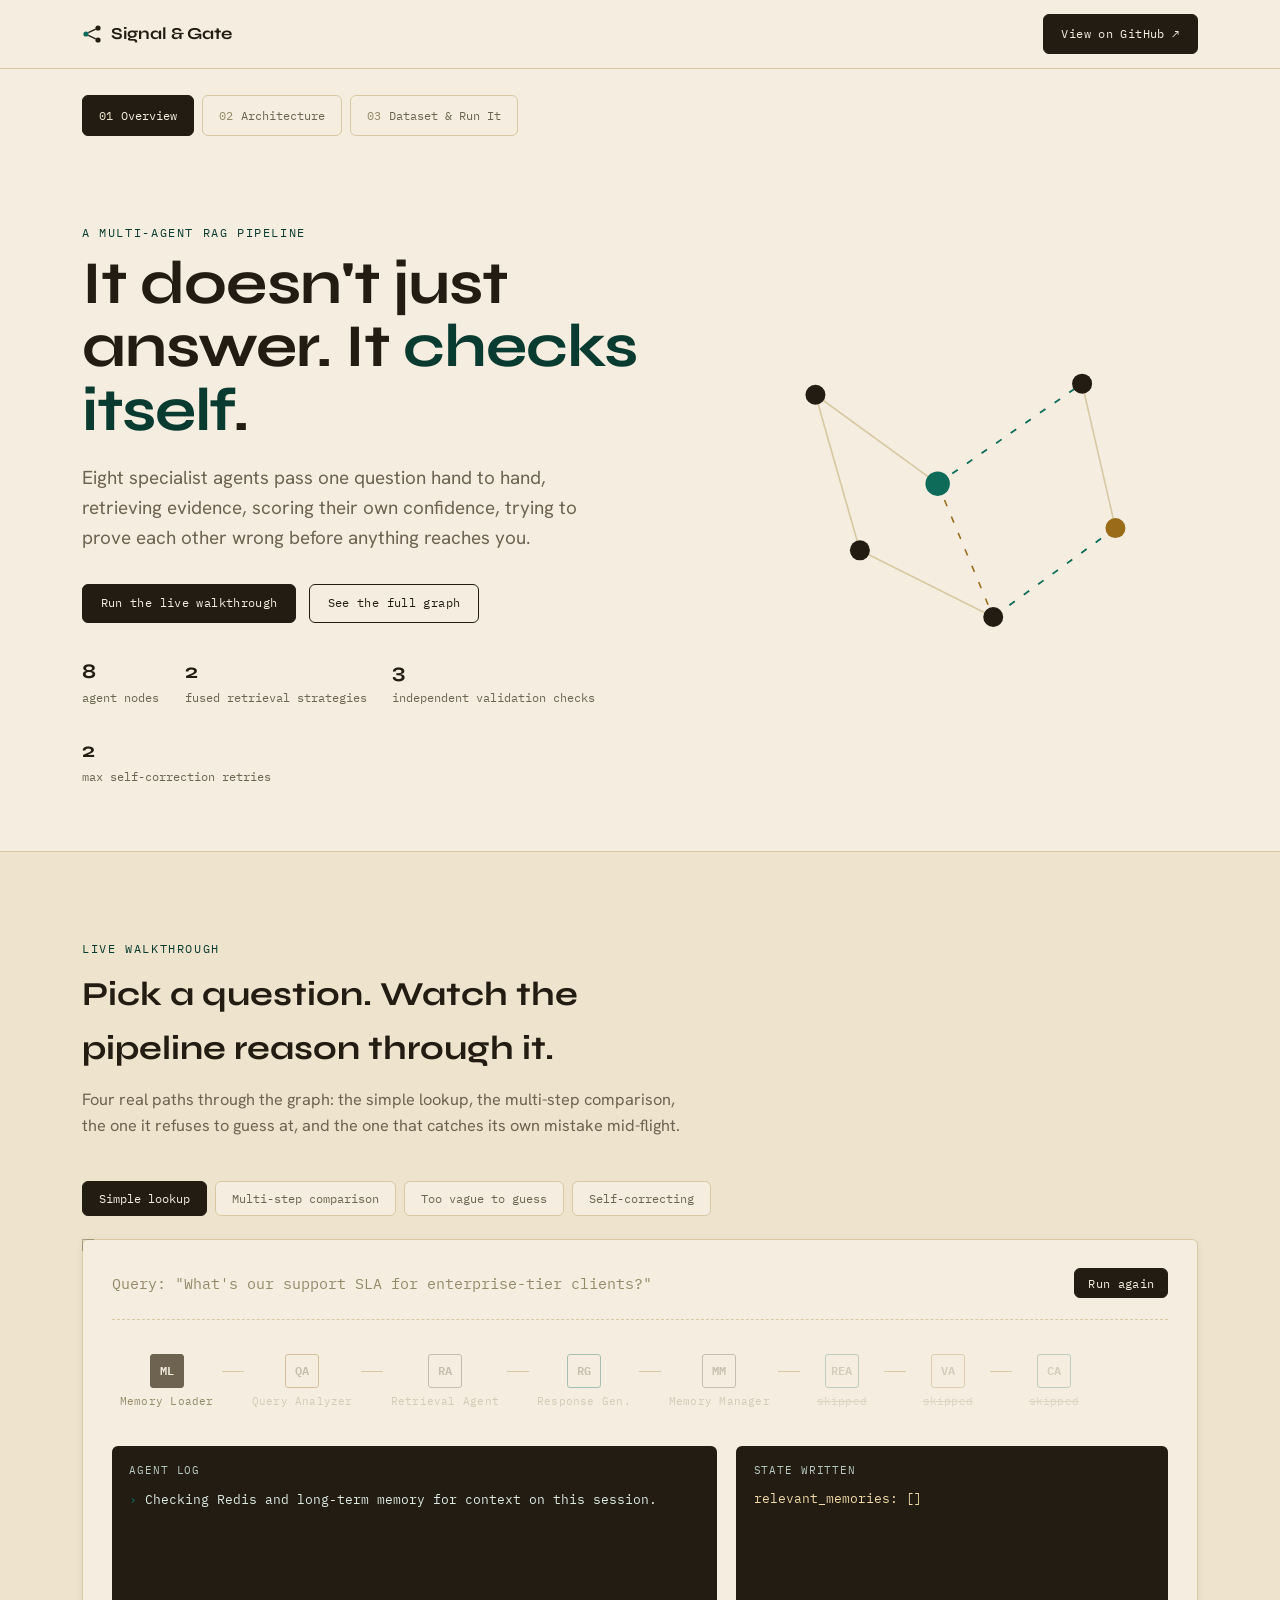
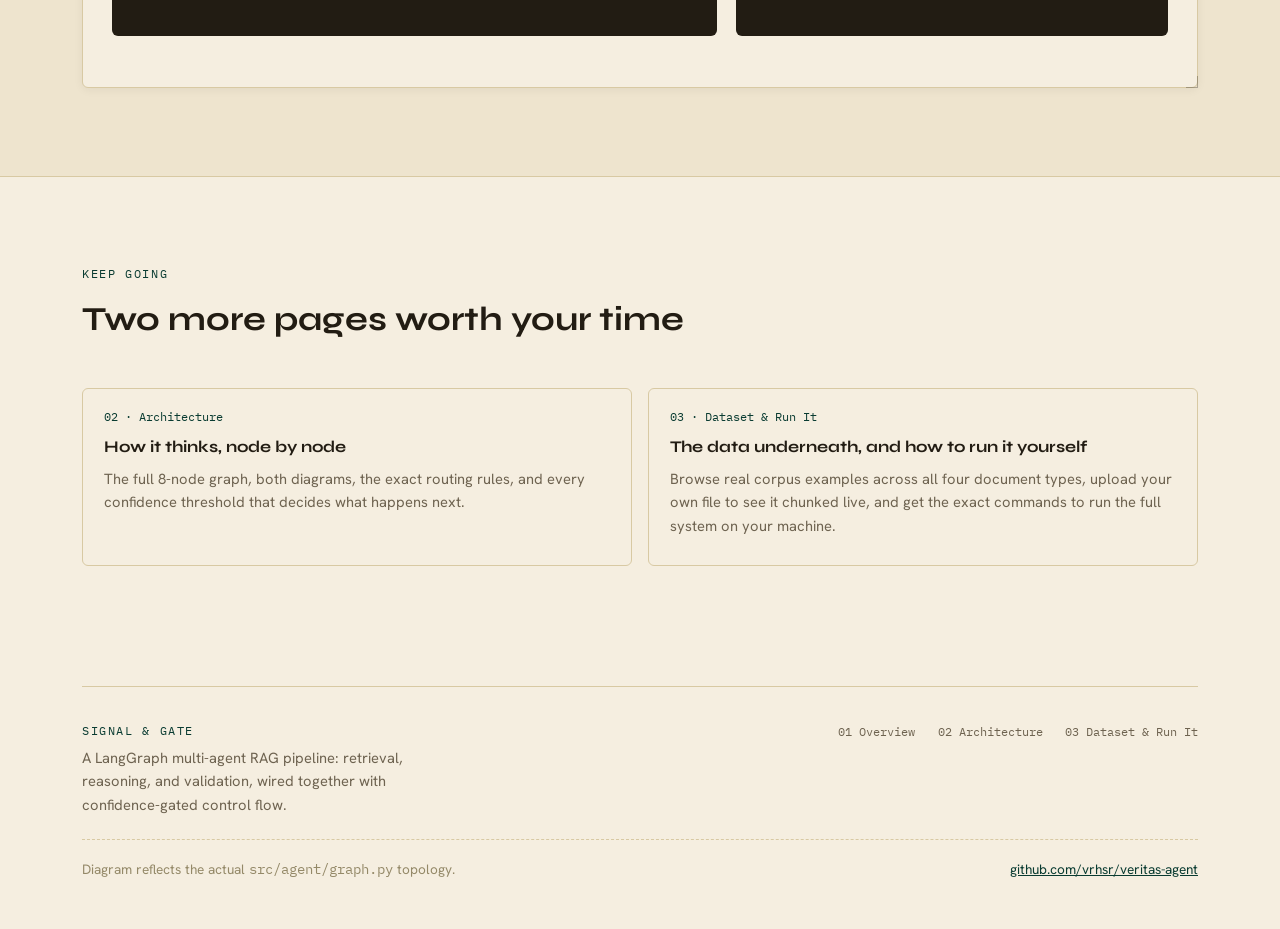
<file: docs/index.html>
<!doctype html>
<html lang="en">
<head>
  <meta charset="utf-8">
  <meta name="viewport" content="width=device-width, initial-scale=1">
  <title>Signal &amp; Gate</title>
  <meta name="description" content="A multi-agent RAG pipeline built on LangGraph: live scenario demos, full graph topology, guardrails, and a real sample dataset you can run yourself.">
  <link rel="icon" type="image/svg+xml" href="data:image/svg+xml,%3Csvg xmlns='http://www.w3.org/2000/svg' viewBox='0 0 20 20'%3E%3Ccircle cx='4' cy='10' r='2.6' fill='%230E6B5A'/%3E%3Ccircle cx='16' cy='4' r='2.6' fill='%23221C13'/%3E%3Ccircle cx='16' cy='16' r='2.6' fill='%23221C13'/%3E%3Cpath d='M6.3 8.7 13.7 5.1M6.3 11.3 13.7 14.9' stroke='%23221C13' stroke-width='1.3'/%3E%3C/svg%3E">
  <link rel="preconnect" href="https://fonts.googleapis.com">
  <link rel="preconnect" href="https://fonts.gstatic.com" crossorigin>
  <link href="https://fonts.googleapis.com/css2?family=Syne:wght@600;700;800&family=Hanken+Grotesk:wght@400;500;600;700&family=IBM+Plex+Mono:wght@400;500;600&display=swap" rel="stylesheet">
  <link rel="stylesheet" href="styles.css">
</head>
<body>

<div class="topbar">
  <div class="topbar-inner">
    <a class="brand" href="index.html">
      <svg class="mark" viewBox="0 0 20 20" fill="none"><circle cx="4" cy="10" r="2.6" fill="#0E6B5A"/><circle cx="16" cy="4" r="2.6" fill="#221C13"/><circle cx="16" cy="16" r="2.6" fill="#221C13"/><path d="M6.3 8.7 13.7 5.1M6.3 11.3 13.7 14.9" stroke="#221C13" stroke-width="1.3"/></svg>
      Signal &amp; Gate
    </a>
    <a class="btn" href="https://github.com/vrhsr/veritas-agent" target="_blank" rel="noopener">View on GitHub ↗</a>
  </div>
</div>

<main>
  <nav class="page-tabs" aria-label="Site sections">
    <a class="page-tab" href="index.html" aria-current="page"><span class="n">01</span> Overview</a>
    <a class="page-tab" href="architecture.html"><span class="n">02</span> Architecture</a>
    <a class="page-tab" href="dataset.html"><span class="n">03</span> Dataset &amp; Run It</a>
  </nav>

  <section class="hero" id="top">
    <div class="hero-grid">
      <div class="hero-copy">
        <span class="eyebrow">A multi-agent RAG pipeline</span>
        <h1>It doesn't just<br>answer. It <em>checks itself</em>.</h1>
        <p class="lede">Eight specialist agents pass one question hand to hand, retrieving evidence, scoring their own confidence, trying to prove each other wrong before anything reaches you.</p>
        <div class="hero-ctas">
          <a class="btn" href="#demo">Run the live walkthrough</a>
          <a class="btn ghost" href="architecture.html">See the full graph</a>
        </div>
        <div class="hero-facts">
          <div><strong>8</strong>agent nodes</div>
          <div><strong>2</strong>fused retrieval strategies</div>
          <div><strong>3</strong>independent validation checks</div>
          <div><strong>2</strong>max self-correction retries</div>
        </div>
      </div>
      <div class="hero-visual" aria-hidden="true">
        <svg viewBox="0 0 360 340">
          <path d="M40 70 L150 150" stroke="#D8C9A3" stroke-width="1.5"/>
          <path class="pulse" d="M150 150 L280 60" stroke="#0E6B5A" stroke-width="1.6"/>
          <path d="M280 60 L310 190" stroke="#D8C9A3" stroke-width="1.5"/>
          <path class="pulse" d="M310 190 L200 270" stroke="#0E6B5A" stroke-width="1.6"/>
          <path d="M200 270 L80 210" stroke="#D8C9A3" stroke-width="1.5"/>
          <path d="M80 210 L40 70" stroke="#D8C9A3" stroke-width="1.5"/>
          <path class="pulse" d="M150 150 L200 270" stroke="#9A6B18" stroke-width="1.4"/>
          <circle cx="40" cy="70" r="9" fill="#221C13"/>
          <circle cx="150" cy="150" r="11" fill="#0E6B5A"/>
          <circle cx="280" cy="60" r="9" fill="#221C13"/>
          <circle cx="310" cy="190" r="9" fill="#9A6B18"/>
          <circle cx="200" cy="270" r="9" fill="#221C13"/>
          <circle cx="80" cy="210" r="9" fill="#221C13"/>
        </svg>
      </div>
    </div>
  </section>

  <section class="section section-raised" id="demo">
    <div class="section-head reveal">
      <span class="eyebrow">Live Walkthrough</span>
      <h2>Pick a question. Watch the pipeline reason through it.</h2>
      <p>Four real paths through the graph: the simple lookup, the multi-step comparison, the one it refuses to guess at, and the one that catches its own mistake mid-flight.</p>
    </div>

    <div class="tabs reveal" role="tablist" id="tabs">
      <button class="tab" role="tab" aria-selected="true" data-scenario="simple">Simple lookup</button>
      <button class="tab" role="tab" aria-selected="false" data-scenario="complex">Multi-step comparison</button>
      <button class="tab" role="tab" aria-selected="false" data-scenario="ambiguous">Too vague to guess</button>
      <button class="tab" role="tab" aria-selected="false" data-scenario="retry">Self-correcting</button>
    </div>

    <div class="demo-panel blueprint reveal">
      <div class="demo-query">
        <div class="q"><span>Query: </span><span id="queryText">"What's our support SLA for enterprise-tier clients?"</span></div>
        <div class="demo-actions">
          <button class="btn small" id="runBtn">Run again</button>
        </div>
      </div>

      <div class="stepper" id="stepper"></div>

      <div class="demo-body">
        <div class="console">
          <div class="console-head">Agent Log</div>
          <div class="console-lines" id="consoleLines"></div>
        </div>
        <div class="state-box">
          <div class="console-head">State written</div>
          <pre class="state-lines" id="stateLines"></pre>
        </div>
      </div>

      <div class="answer-panel" id="answerPanel">
        <div class="badge-row" id="badgeRow"></div>
        <div class="answer-text" id="answerText"></div>
      </div>
    </div>
  </section>

  <section class="section" id="next">
    <div class="section-head reveal">
      <span class="eyebrow">Keep Going</span>
      <h2>Two more pages worth your time</h2>
    </div>
    <div class="example-grid">
      <a href="architecture.html" class="node-card reveal" style="text-decoration:none;display:block;">
        <span class="idx">02 · Architecture</span>
        <h3 style="color:var(--ink);">How it thinks, node by node</h3>
        <p>The full 8-node graph, both diagrams, the exact routing rules, and every confidence threshold that decides what happens next.</p>
      </a>
      <a href="dataset.html" class="node-card reveal" style="text-decoration:none;display:block;">
        <span class="idx">03 · Dataset &amp; Run It</span>
        <h3 style="color:var(--ink);">The data underneath, and how to run it yourself</h3>
        <p>Browse real corpus examples across all four document types, upload your own file to see it chunked live, and get the exact commands to run the full system on your machine.</p>
      </a>
    </div>
  </section>

  <footer class="site-footer">
    <div class="footer-top">
      <div>
        <span class="eyebrow" style="margin-bottom:.3rem;">Signal &amp; Gate</span>
        <p style="margin:0;color:var(--ink-soft);font-size:.92rem;max-width:44ch;">A LangGraph multi-agent RAG pipeline: retrieval, reasoning, and validation, wired together with confidence-gated control flow.</p>
      </div>
      <nav class="footer-pages">
        <a href="index.html">01 Overview</a>
        <a href="architecture.html">02 Architecture</a>
        <a href="dataset.html">03 Dataset &amp; Run It</a>
      </nav>
    </div>
    <div class="footer-meta">
      <span>Diagram reflects the actual <code>src/agent/graph.py</code> topology.</span>
      <span><a href="https://github.com/vrhsr/veritas-agent" target="_blank" rel="noopener">github.com/vrhsr/veritas-agent</a></span>
    </div>
  </footer>
</main>

<script>
(function(){
  document.querySelectorAll('.reveal').forEach(function(el){
    if(!('IntersectionObserver' in window)){ el.classList.add('in'); return; }
  });
  if('IntersectionObserver' in window){
    var obsReveal = new IntersectionObserver(function(entries){
      entries.forEach(function(entry){
        if(entry.isIntersecting){ entry.target.classList.add('in'); obsReveal.unobserve(entry.target); }
      });
    }, {threshold:0.15});
    document.querySelectorAll('.reveal').forEach(function(el){ obsReveal.observe(el); });
  }
})();
(function(){
  var reduced = window.matchMedia && window.matchMedia('(prefers-reduced-motion: reduce)').matches;

  var NODE_META = {
    ML:{full:'Memory Loader', kind:'tool'},
    QA:{full:'Query Analyzer', kind:'gate'},
    RA:{full:'Retrieval Agent', kind:'tool'},
    REA:{full:'Reasoning Agent', kind:'llm'},
    VA:{full:'Validation Agent', kind:'gate'},
    RG:{full:'Response Gen.', kind:'llm'},
    CA:{full:'Clarification', kind:'llm'},
    MM:{full:'Memory Manager', kind:'tool'}
  };

  var SCENARIOS = {
    simple:{
      query:'"What\'s our support SLA for enterprise-tier clients?"',
      steps:[
        {id:'ML', log:'Checking Redis and long-term memory for context on this session.', state:'relevant_memories: []'},
        {id:'QA', log:'Classifying intent: this reads as a direct factual lookup.', state:'query_type: "simple"\nrequired_tools: []'},
        {id:'RA', log:'Running hybrid retrieval (BM25 + FAISS + rerank) against the support-ops corpus.', state:'retrieved_chunks: 3 matched\ntop_score: 0.91'},
        {id:'RG', log:'Simple path, skipping reasoning and validation. Writing the answer straight from the retrieved chunks.', state:'cited_sources: [1]'},
        {id:'MM', log:'Logging the turn to short-term memory.', state:'(no long-term facts, nothing durable to extract)'}
      ],
      skipped:['REA','VA','CA'],
      badges:[['pass','confidence 0.93'],['','retries 0']],
      answer:'Enterprise-tier clients are guaranteed a <b>2-hour</b> first response and an <b>8-hour resolution</b> SLA on Priority-1 tickets.<span class="cite">[1]</span>'
    },
    complex:{
      query:'"Compare our Q2 churn rate to Q1 and explain what\'s driving the change."',
      steps:[
        {id:'ML', log:'Loading prior turns: this session already discussed Q1 numbers.', state:'relevant_memories: ["user tracks churn quarter over quarter"]'},
        {id:'QA', log:'This needs comparison and computation, flagging as complex, calculator required.', state:'query_type: "complex"\nrequired_tools: ["calculator"]'},
        {id:'RA', log:'Hybrid retrieval for both quarters\' churn figures, plus a calculator pass for the delta.', state:'retrieved_chunks: 6 matched\ntool_used: "calculator"'},
        {id:'REA', log:'Decomposing into sub-questions: Q1 rate, Q2 rate, likely drivers. Synthesizing.', state:'sub_questions: 3\nconfidence: 0.84'},
        {id:'VA', log:'Adversarial check: grounding, consistency, completeness. All three pass.', state:'validation_passed: true'},
        {id:'RG', log:'Writing the comparison with inline citations for each figure.', state:'cited_sources: [1, 2]'},
        {id:'MM', log:'Confidence and validation both clear the bar, extracting a durable fact for next time.', state:'long_term_memory += "tracks churn QoQ"'}
      ],
      skipped:['CA'],
      badges:[['pass','confidence 0.84'],['pass','validation passed'],['','retries 0']],
      answer:'Q2 churn rose to <b>4.1%</b> from <b>3.3%</b> in Q1<span class="cite">[1]</span>. The increase tracks closely with a support-ticket backlog spike in the payments flow during May<span class="cite">[2]</span>.'
    },
    ambiguous:{
      query:'"What\'s the status?"',
      steps:[
        {id:'ML', log:'Loading context: no clear subject carried over from the last turn either.', state:'relevant_memories: []'},
        {id:'QA', log:'No entity, no timeframe, no metric to anchor this to. Flagging as ambiguous.', state:'query_type: "ambiguous"\nintent_slots: {}'},
        {id:'CA', log:'Rather than guess, asking one targeted, answerable question.', state:'clarification_question: set\nawaiting_clarification: true'},
        {id:'MM', log:'Logging the pending turn, no answer to store yet. The graph pauses here.', state:'final_answer: null'}
      ],
      skipped:['RA','REA','VA','RG'],
      badges:[['warn','awaiting clarification']],
      answer:'"Do you mean the status of a specific client\'s payment, a support ticket, or something else?"'
    },
    retry:{
      query:'"Why did the Meridian account\'s payment fail last week?"',
      steps:[
        {id:'ML', log:'Loading context on the Meridian account from prior sessions.', state:'relevant_memories: ["Meridian is enterprise tier"]'},
        {id:'QA', log:'Needs investigation across records, flagging complex.', state:'query_type: "complex"'},
        {id:'RA', log:'First retrieval pass, pulling payment records for Meridian.', state:'retrieved_chunks: 4 matched (attempt 1)'},
        {id:'REA', log:'Confidence too low to trust: the decline reason code itself is missing from context.', state:'confidence: 0.58\ngaps: ["decline reason code"]', retry:false},
        {id:'RA', log:'Retrying with a reformulated, gap-focused query.', state:'query: "...[Focus on: decline reason code]"\nretrieved_chunks: 5 matched (attempt 2)', retry:true},
        {id:'REA', log:'Second pass has the missing detail. Confidence clears the bar.', state:'confidence: 0.86', retry:true},
        {id:'VA', log:'Grounding, consistency, completeness: all pass on the second attempt.', state:'validation_passed: true'},
        {id:'RG', log:'Writing the answer, citing the decline-code record found on retry.', state:'cited_sources: [1]'},
        {id:'MM', log:'Logging the resolved turn.', state:'retry_count: 1'}
      ],
      skipped:['CA'],
      badges:[['pass','confidence 0.86'],['warn','1 retry used'],['pass','validation passed']],
      answer:'The payment failed on a <b>soft decline (insufficient funds)</b> flagged by the processor, not a card or account issue. It cleared automatically on retry two days later.<span class="cite">[1]</span>'
    }
  };

  var stepperEl = document.getElementById('stepper');
  var consoleEl = document.getElementById('consoleLines');
  var stateEl = document.getElementById('stateLines');
  var answerEl = document.getElementById('answerPanel');
  var answerTextEl = document.getElementById('answerText');
  var badgeRowEl = document.getElementById('badgeRow');
  var queryTextEl = document.getElementById('queryText');
  var runBtn = document.getElementById('runBtn');
  var tabs = document.querySelectorAll('.tab');

  var currentId = 'simple';
  var running = false;
  var timers = [];

  function clearTimers(){ timers.forEach(function(t){ clearTimeout(t); }); timers = []; }

  function buildStepper(scenario){
    stepperEl.innerHTML = '';
    var seq = scenario.steps.slice();
    var stepDivs = [];
    seq.forEach(function(step, i){
      if(i>0){
        var conn = document.createElement('div');
        conn.className = 'connector';
        stepperEl.appendChild(conn);
      }
      var meta = NODE_META[step.id];
      var div = document.createElement('div');
      div.className = 'step ' + meta.kind;
      div.innerHTML = '<div class="dot">' + step.id + (step.retry ? '<span class="retry-tag">2</span>' : '') + '</div><div class="name">' + meta.full + '</div>';
      stepperEl.appendChild(div);
      stepDivs.push(div);
    });
    (scenario.skipped||[]).forEach(function(id){
      var conn = document.createElement('div');
      conn.className = 'connector';
      stepperEl.appendChild(conn);
      var meta = NODE_META[id];
      var div = document.createElement('div');
      div.className = 'step skipped ' + meta.kind;
      div.innerHTML = '<div class="dot">' + id + '</div><div class="name">skipped</div>';
      stepperEl.appendChild(div);
    });
    return stepDivs;
  }

  function reset(scenario){
    clearTimers();
    consoleEl.innerHTML = '';
    stateEl.textContent = '';
    answerEl.classList.remove('show');
    answerTextEl.innerHTML = '';
    badgeRowEl.innerHTML = '';
    queryTextEl.textContent = scenario.query;
    return buildStepper(scenario);
  }

  function run(id){
    if(running) return;
    running = true;
    currentId = id;
    var scenario = SCENARIOS[id];
    var stepDivs = reset(scenario);
    var delay = reduced ? 0 : 200;
    var gap = reduced ? 0 : 900;

    scenario.steps.forEach(function(step, i){
      timers.push(setTimeout(function(){
        stepDivs.forEach(function(d,di){
          d.classList.toggle('active', di===i);
          if(di<i) d.classList.add('done');
        });
        var line = document.createElement('div');
        line.className = 'ln';
        line.textContent = step.log;
        if(!reduced) line.style.animationDelay = '0s';
        consoleEl.appendChild(line);
        consoleEl.scrollTop = consoleEl.scrollHeight;
        stateEl.textContent = step.state;
      }, delay + i*gap));
    });

    timers.push(setTimeout(function(){
      stepDivs.forEach(function(d){ d.classList.add('done'); });
      badgeRowEl.innerHTML = scenario.badges.map(function(b){
        return '<span class="badge ' + b[0] + '">' + b[1] + '</span>';
      }).join('');
      answerTextEl.innerHTML = scenario.answer;
      answerEl.classList.add('show');
      running = false;
    }, delay + scenario.steps.length*gap + (reduced?0:300)));
  }

  tabs.forEach(function(tab){
    tab.addEventListener('click', function(){
      tabs.forEach(function(t){ t.setAttribute('aria-selected','false'); });
      tab.setAttribute('aria-selected','true');
      run(tab.getAttribute('data-scenario'));
    });
  });
  runBtn.addEventListener('click', function(){ run(currentId); });

  var demoSection = document.getElementById('demo');
  var started = false;
  if('IntersectionObserver' in window){
    var obs = new IntersectionObserver(function(entries){
      entries.forEach(function(entry){
        if(entry.isIntersecting && !started){
          started = true;
          run('simple');
        }
      });
    }, {threshold:0.4});
    obs.observe(demoSection);
  } else {
    run('simple');
  }
})();
</script>
</body>
</html>
</file>
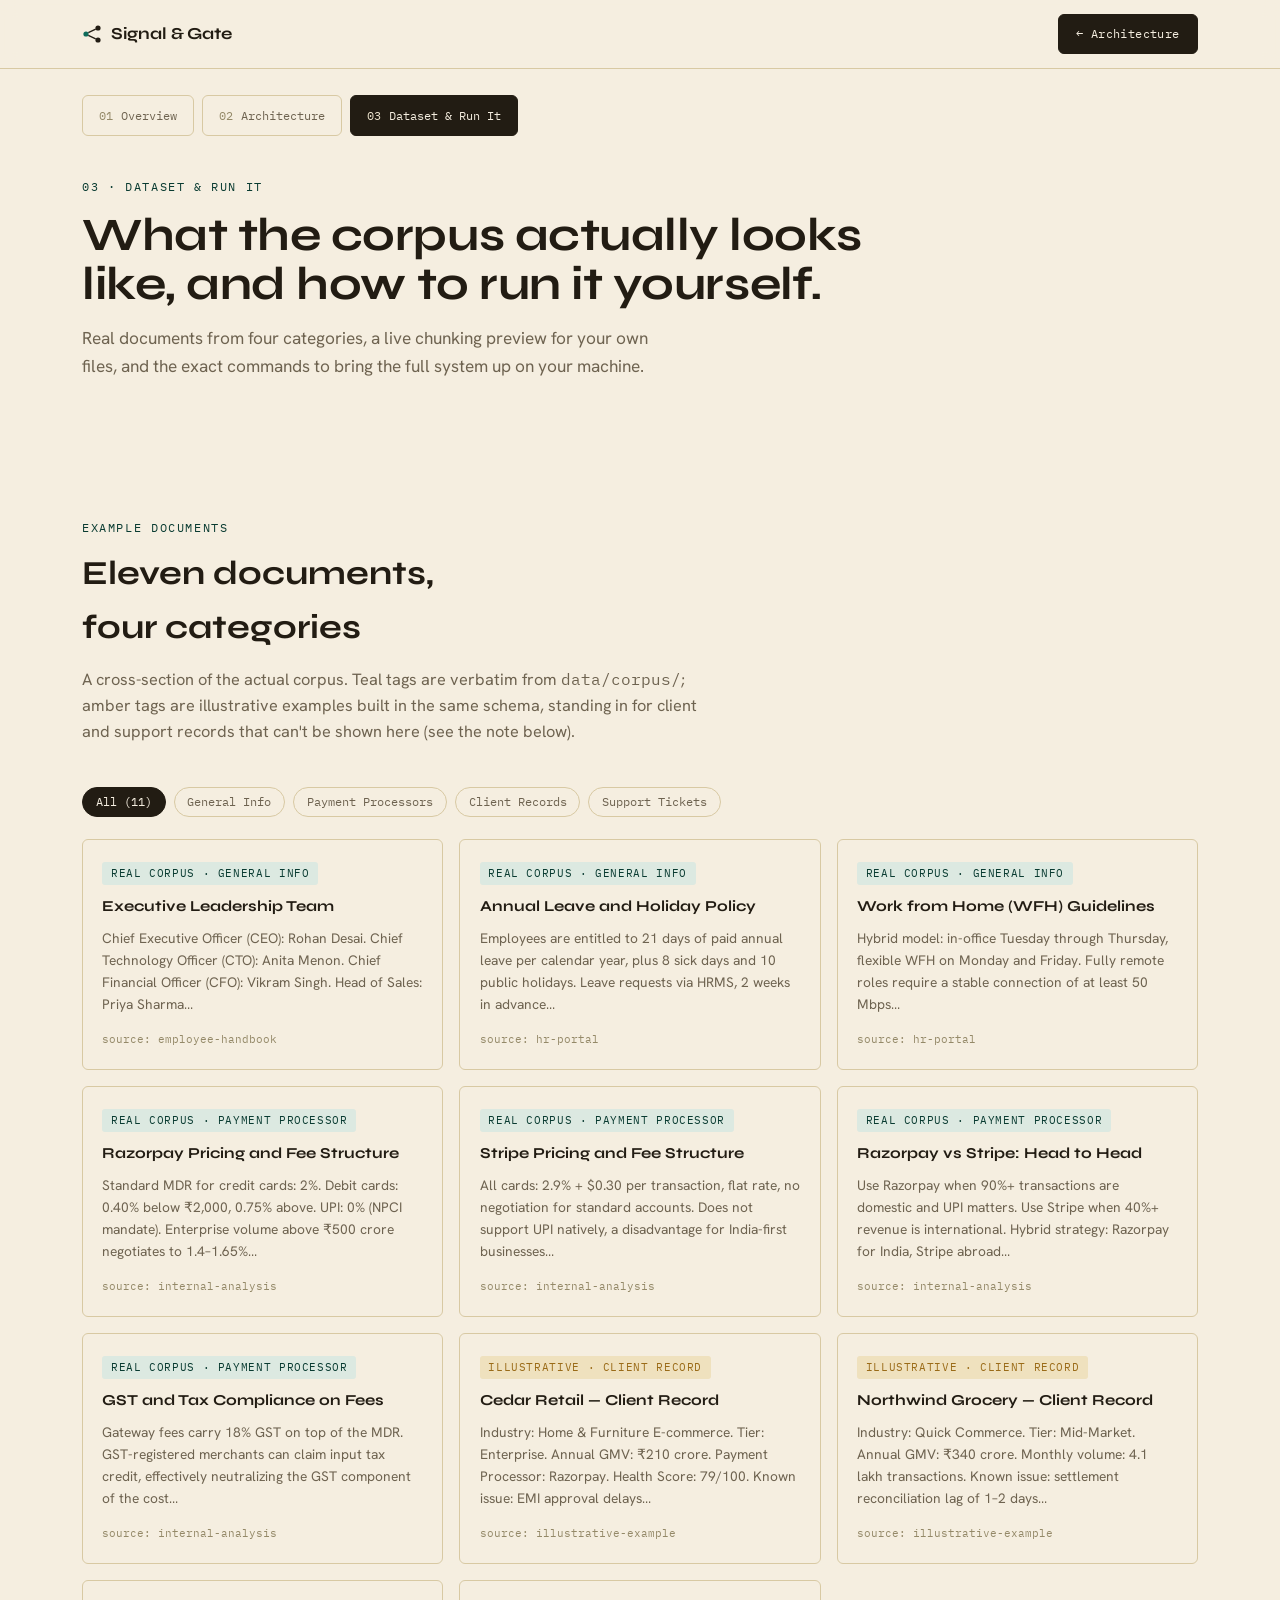
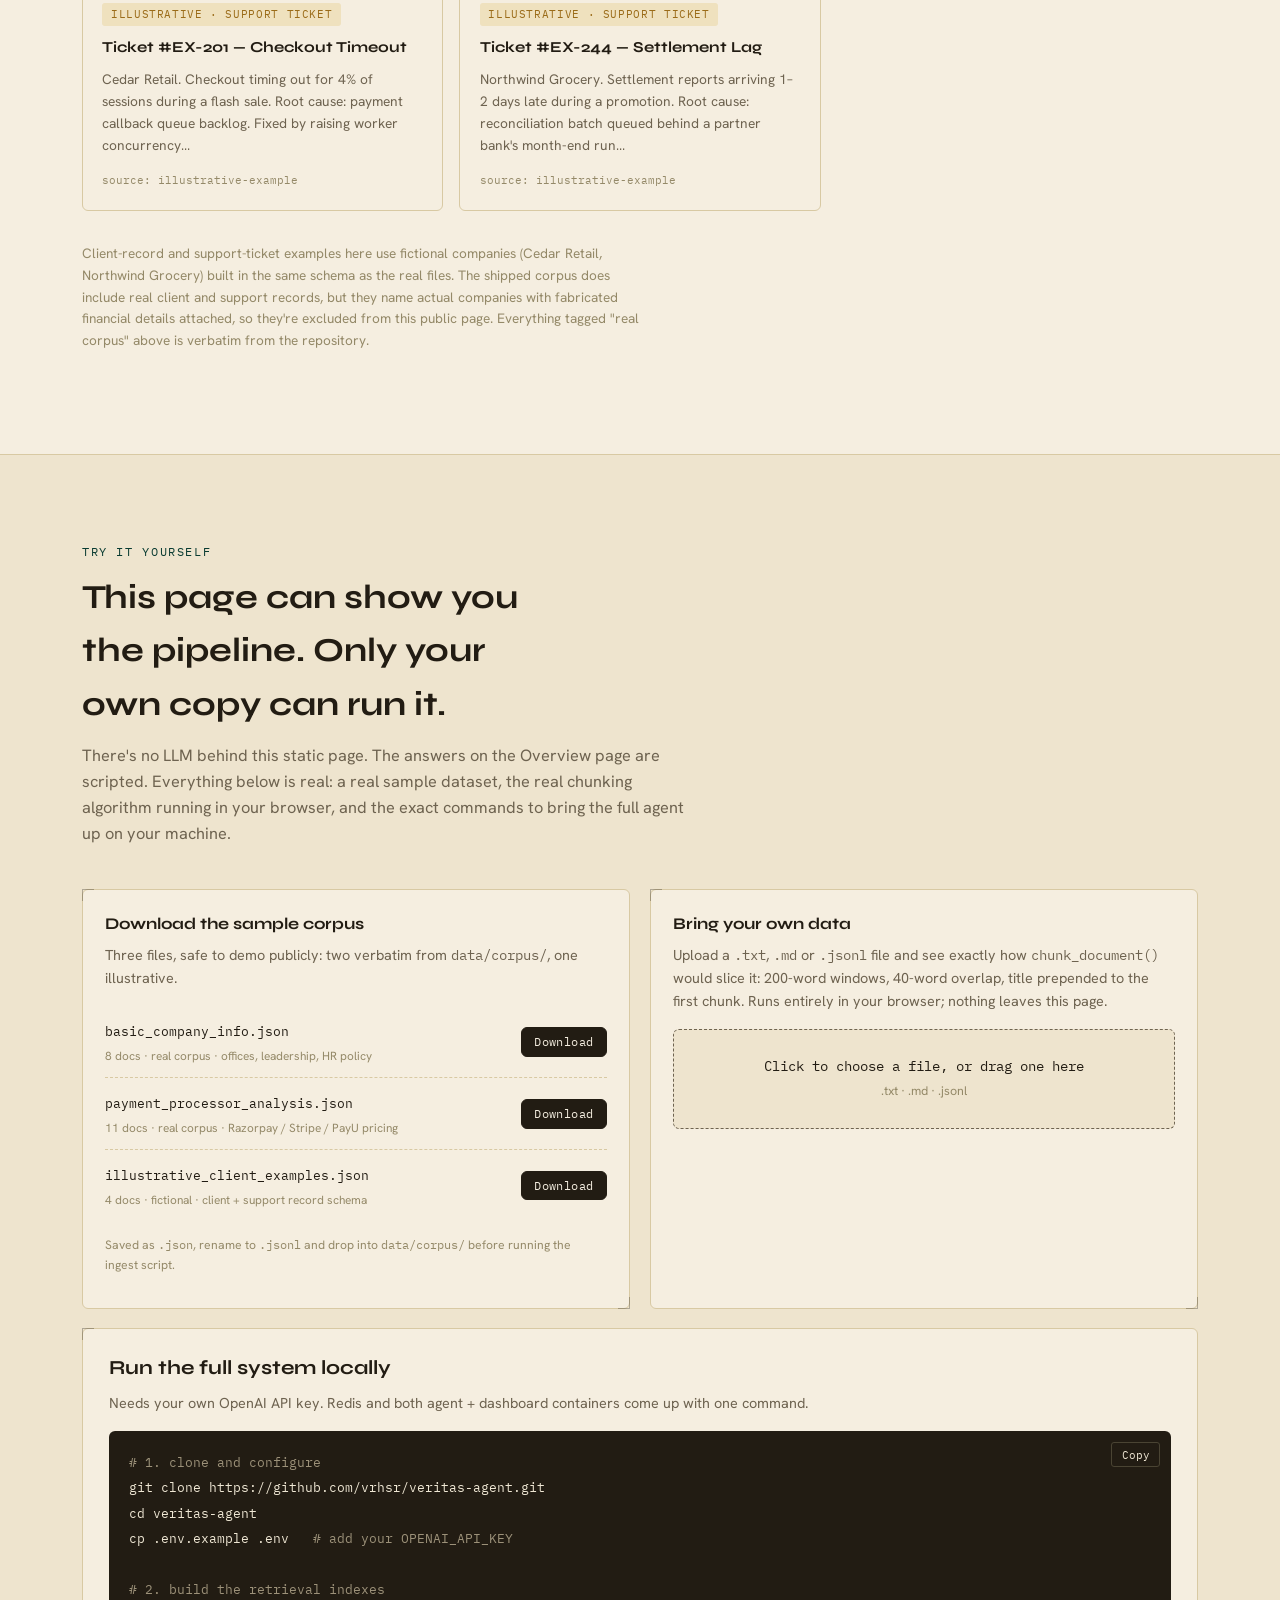
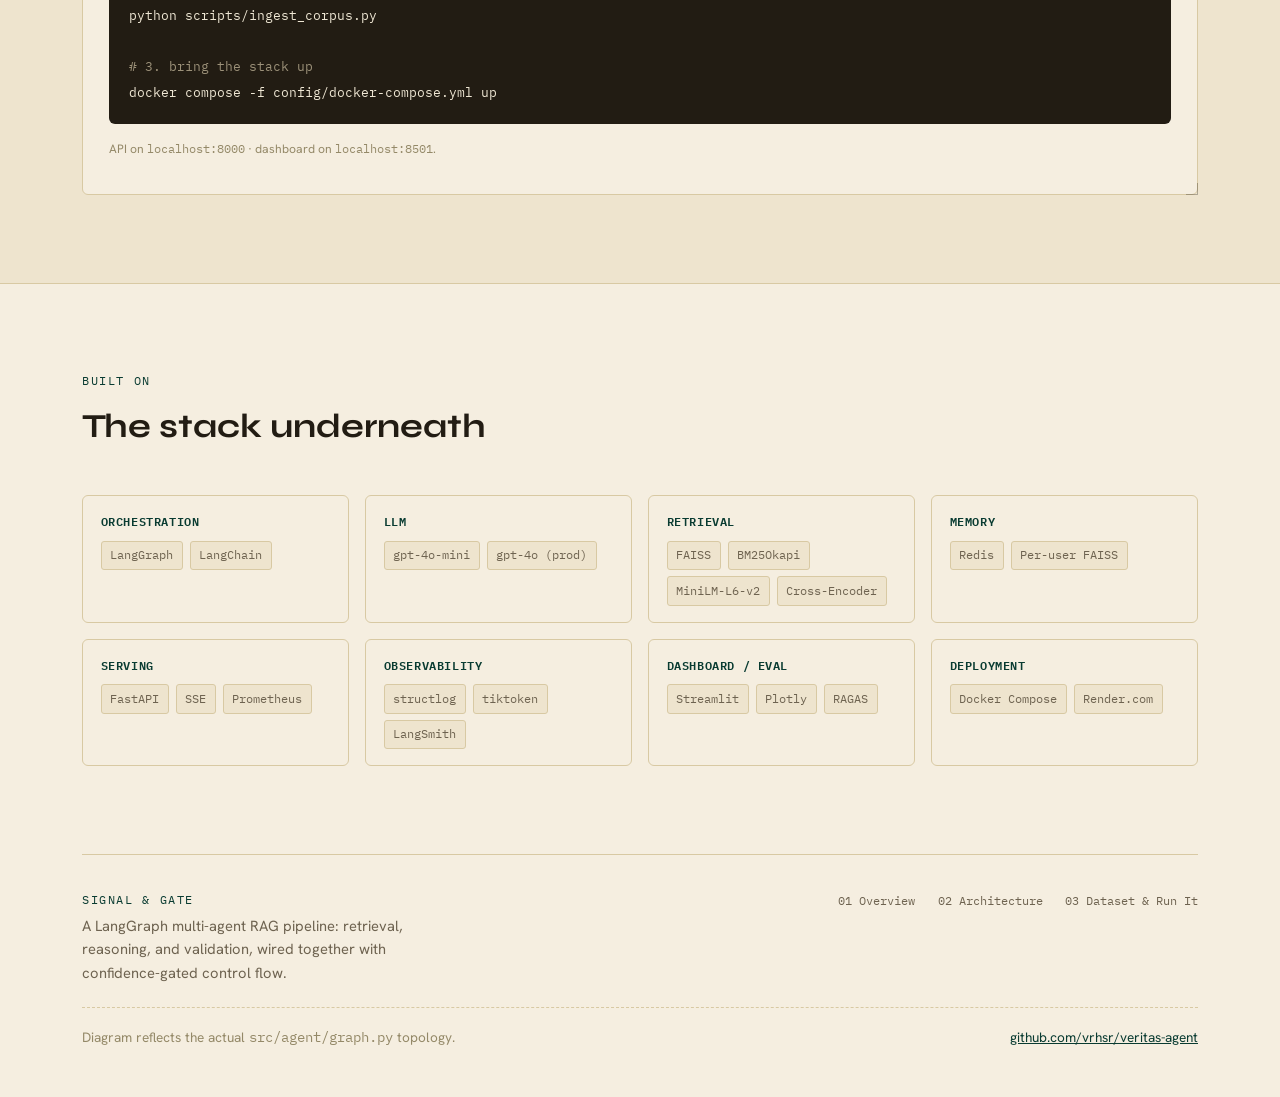
<file: docs/dataset.html>
<!doctype html>
<html lang="en">
<head>
  <meta charset="utf-8">
  <meta name="viewport" content="width=device-width, initial-scale=1">
  <title>Dataset &amp; Run It — Signal &amp; Gate</title>
  <meta name="description" content="Browse real corpus examples across all four document types, upload your own file to see it chunked live, and get the exact commands to run Signal & Gate yourself.">
  <link rel="icon" type="image/svg+xml" href="data:image/svg+xml,%3Csvg xmlns='http://www.w3.org/2000/svg' viewBox='0 0 20 20'%3E%3Ccircle cx='4' cy='10' r='2.6' fill='%230E6B5A'/%3E%3Ccircle cx='16' cy='4' r='2.6' fill='%23221C13'/%3E%3Ccircle cx='16' cy='16' r='2.6' fill='%23221C13'/%3E%3Cpath d='M6.3 8.7 13.7 5.1M6.3 11.3 13.7 14.9' stroke='%23221C13' stroke-width='1.3'/%3E%3C/svg%3E">
  <link rel="preconnect" href="https://fonts.googleapis.com">
  <link rel="preconnect" href="https://fonts.gstatic.com" crossorigin>
  <link href="https://fonts.googleapis.com/css2?family=Syne:wght@600;700;800&family=Hanken+Grotesk:wght@400;500;600;700&family=IBM+Plex+Mono:wght@400;500;600&display=swap" rel="stylesheet">
  <link rel="stylesheet" href="styles.css">
</head>
<body>

<div class="topbar">
  <div class="topbar-inner">
    <a class="brand" href="index.html">
      <svg class="mark" viewBox="0 0 20 20" fill="none"><circle cx="4" cy="10" r="2.6" fill="#0E6B5A"/><circle cx="16" cy="4" r="2.6" fill="#221C13"/><circle cx="16" cy="16" r="2.6" fill="#221C13"/><path d="M6.3 8.7 13.7 5.1M6.3 11.3 13.7 14.9" stroke="#221C13" stroke-width="1.3"/></svg>
      Signal &amp; Gate
    </a>
    <a class="btn" href="architecture.html">← Architecture</a>
  </div>
</div>

<main>
  <nav class="page-tabs" aria-label="Site sections">
    <a class="page-tab" href="index.html"><span class="n">01</span> Overview</a>
    <a class="page-tab" href="architecture.html"><span class="n">02</span> Architecture</a>
    <a class="page-tab" href="dataset.html" aria-current="page"><span class="n">03</span> Dataset &amp; Run It</a>
  </nav>

  <section class="page-hero">
    <span class="eyebrow">03 · Dataset &amp; Run It</span>
    <h1>What the corpus actually looks like, and how to run it yourself.</h1>
    <p class="lede">Real documents from four categories, a live chunking preview for your own files, and the exact commands to bring the full system up on your machine.</p>
  </section>

  <section class="section" id="examples">
    <div class="section-head reveal">
      <span class="eyebrow">Example Documents</span>
      <h2>Eleven documents, four categories</h2>
      <p>A cross-section of the actual corpus. Teal tags are verbatim from <code>data/corpus/</code>; amber tags are illustrative examples built in the same schema, standing in for client and support records that can't be shown here (see the note below).</p>
    </div>

    <div class="example-toolbar reveal" role="group" aria-label="Filter examples by category">
      <button class="filter-chip" aria-pressed="true" data-filter="all">All (11)</button>
      <button class="filter-chip" aria-pressed="false" data-filter="general_info">General Info</button>
      <button class="filter-chip" aria-pressed="false" data-filter="payment_processor">Payment Processors</button>
      <button class="filter-chip" aria-pressed="false" data-filter="client_record">Client Records</button>
      <button class="filter-chip" aria-pressed="false" data-filter="support_ticket">Support Tickets</button>
    </div>

    <div class="example-grid reveal" id="exampleGrid"></div>

    <p style="font-size:.85rem;color:var(--ink-faint);max-width:70ch;">Client-record and support-ticket examples here use fictional companies (Cedar Retail, Northwind Grocery) built in the same schema as the real files. The shipped corpus does include real client and support records, but they name actual companies with fabricated financial details attached, so they're excluded from this public page. Everything tagged "real corpus" above is verbatim from the repository.</p>
  </section>

  <section class="section section-raised" id="try">
    <div class="section-head reveal">
      <span class="eyebrow">Try It Yourself</span>
      <h2>This page can show you the pipeline. Only your own copy can run it.</h2>
      <p>There's no LLM behind this static page. The answers on the Overview page are scripted. Everything below is real: a real sample dataset, the real chunking algorithm running in your browser, and the exact commands to bring the full agent up on your machine.</p>
    </div>

    <div class="try-grid reveal">
      <div class="try-card blueprint">
        <h3>Download the sample corpus</h3>
        <p class="desc">Three files, safe to demo publicly: two verbatim from <code>data/corpus/</code>, one illustrative.</p>
        <div class="file-row">
          <div><span class="fname">basic_company_info.json</span><span class="fmeta">8 docs · real corpus · offices, leadership, HR policy</span></div>
          <button class="btn small" data-download="basic">Download</button>
        </div>
        <div class="file-row">
          <div><span class="fname">payment_processor_analysis.json</span><span class="fmeta">11 docs · real corpus · Razorpay / Stripe / PayU pricing</span></div>
          <button class="btn small" data-download="processor">Download</button>
        </div>
        <div class="file-row">
          <div><span class="fname">illustrative_client_examples.json</span><span class="fmeta">4 docs · fictional · client + support record schema</span></div>
          <button class="btn small" data-download="illustrative">Download</button>
        </div>
        <p class="save-note">Saved as <code>.json</code>, rename to <code>.jsonl</code> and drop into <code>data/corpus/</code> before running the ingest script.</p>
      </div>

      <div class="try-card blueprint">
        <h3>Bring your own data</h3>
        <p class="desc">Upload a <code>.txt</code>, <code>.md</code> or <code>.jsonl</code> file and see exactly how <code>chunk_document()</code> would slice it: 200-word windows, 40-word overlap, title prepended to the first chunk. Runs entirely in your browser; nothing leaves this page.</p>
        <label class="upload-zone" id="dropZone">
          <input type="file" id="fileInput" accept=".txt,.md,.jsonl,.json">
          <div class="up-title" id="upTitle">Click to choose a file, or drag one here</div>
          <div class="up-sub">.txt · .md · .jsonl</div>
        </label>
        <div id="chunkOutput"></div>
      </div>
    </div>

    <div class="card blueprint reveal" style="background:var(--paper);border:1px solid var(--line);border-radius:var(--radius);padding:1.4rem 1.6rem;">
      <h3 style="margin-bottom:.5rem;">Run the full system locally</h3>
      <p class="desc" style="color:var(--ink-soft);font-size:.9rem;margin:0 0 1rem;">Needs your own OpenAI API key. Redis and both agent + dashboard containers come up with one command.</p>
      <div class="code-block">
        <button class="copy-btn" id="copyCmd">Copy</button>
        <div id="cmdText"><span class="comment"># 1. clone and configure</span>
git clone https://github.com/vrhsr/veritas-agent.git
cd veritas-agent
cp .env.example .env   <span class="comment"># add your OPENAI_API_KEY</span>

<span class="comment"># 2. build the retrieval indexes</span>
python scripts/ingest_corpus.py

<span class="comment"># 3. bring the stack up</span>
docker compose -f config/docker-compose.yml up</div>
      </div>
      <p class="save-note">API on <code>localhost:8000</code> · dashboard on <code>localhost:8501</code>.</p>
    </div>
  </section>

  <section class="section" id="stack">
    <div class="section-head reveal">
      <span class="eyebrow">Built On</span>
      <h2>The stack underneath</h2>
    </div>
    <div class="stack-grid reveal">
      <div class="stack-card"><h3>Orchestration</h3><div class="tagrow"><span class="tag">LangGraph</span><span class="tag">LangChain</span></div></div>
      <div class="stack-card"><h3>LLM</h3><div class="tagrow"><span class="tag">gpt-4o-mini</span><span class="tag">gpt-4o (prod)</span></div></div>
      <div class="stack-card"><h3>Retrieval</h3><div class="tagrow"><span class="tag">FAISS</span><span class="tag">BM25Okapi</span><span class="tag">MiniLM-L6-v2</span><span class="tag">Cross-Encoder</span></div></div>
      <div class="stack-card"><h3>Memory</h3><div class="tagrow"><span class="tag">Redis</span><span class="tag">Per-user FAISS</span></div></div>
      <div class="stack-card"><h3>Serving</h3><div class="tagrow"><span class="tag">FastAPI</span><span class="tag">SSE</span><span class="tag">Prometheus</span></div></div>
      <div class="stack-card"><h3>Observability</h3><div class="tagrow"><span class="tag">structlog</span><span class="tag">tiktoken</span><span class="tag">LangSmith</span></div></div>
      <div class="stack-card"><h3>Dashboard / Eval</h3><div class="tagrow"><span class="tag">Streamlit</span><span class="tag">Plotly</span><span class="tag">RAGAS</span></div></div>
      <div class="stack-card"><h3>Deployment</h3><div class="tagrow"><span class="tag">Docker Compose</span><span class="tag">Render.com</span></div></div>
    </div>
  </section>

  <footer class="site-footer">
    <div class="footer-top">
      <div>
        <span class="eyebrow" style="margin-bottom:.3rem;">Signal &amp; Gate</span>
        <p style="margin:0;color:var(--ink-soft);font-size:.92rem;max-width:44ch;">A LangGraph multi-agent RAG pipeline: retrieval, reasoning, and validation, wired together with confidence-gated control flow.</p>
      </div>
      <nav class="footer-pages">
        <a href="index.html">01 Overview</a>
        <a href="architecture.html">02 Architecture</a>
        <a href="dataset.html">03 Dataset &amp; Run It</a>
      </nav>
    </div>
    <div class="footer-meta">
      <span>Diagram reflects the actual <code>src/agent/graph.py</code> topology.</span>
      <span><a href="https://github.com/vrhsr/veritas-agent" target="_blank" rel="noopener">github.com/vrhsr/veritas-agent</a></span>
    </div>
  </footer>
</main>

<script>
(function(){
  document.querySelectorAll('.reveal').forEach(function(el){
    if(!('IntersectionObserver' in window)){ el.classList.add('in'); }
  });
  if('IntersectionObserver' in window){
    var obsReveal = new IntersectionObserver(function(entries){
      entries.forEach(function(entry){
        if(entry.isIntersecting){ entry.target.classList.add('in'); obsReveal.unobserve(entry.target); }
      });
    }, {threshold:0.12});
    document.querySelectorAll('.reveal').forEach(function(el){ obsReveal.observe(el); });
  }
})();

/* ---------- Example documents ---------- */
(function(){
  var EXAMPLES = [
    {cat:'general_info', real:true, title:'Executive Leadership Team', src:'employee-handbook', snippet:'Chief Executive Officer (CEO): Rohan Desai. Chief Technology Officer (CTO): Anita Menon. Chief Financial Officer (CFO): Vikram Singh. Head of Sales: Priya Sharma…'},
    {cat:'general_info', real:true, title:'Annual Leave and Holiday Policy', src:'hr-portal', snippet:'Employees are entitled to 21 days of paid annual leave per calendar year, plus 8 sick days and 10 public holidays. Leave requests via HRMS, 2 weeks in advance…'},
    {cat:'general_info', real:true, title:'Work from Home (WFH) Guidelines', src:'hr-portal', snippet:'Hybrid model: in-office Tuesday through Thursday, flexible WFH on Monday and Friday. Fully remote roles require a stable connection of at least 50 Mbps…'},
    {cat:'payment_processor', real:true, title:'Razorpay Pricing and Fee Structure', src:'internal-analysis', snippet:'Standard MDR for credit cards: 2%. Debit cards: 0.40% below ₹2,000, 0.75% above. UPI: 0% (NPCI mandate). Enterprise volume above ₹500 crore negotiates to 1.4–1.65%…'},
    {cat:'payment_processor', real:true, title:'Stripe Pricing and Fee Structure', src:'internal-analysis', snippet:'All cards: 2.9% + $0.30 per transaction, flat rate, no negotiation for standard accounts. Does not support UPI natively, a disadvantage for India-first businesses…'},
    {cat:'payment_processor', real:true, title:'Razorpay vs Stripe: Head to Head', src:'internal-analysis', snippet:'Use Razorpay when 90%+ transactions are domestic and UPI matters. Use Stripe when 40%+ revenue is international. Hybrid strategy: Razorpay for India, Stripe abroad…'},
    {cat:'payment_processor', real:true, title:'GST and Tax Compliance on Fees', src:'internal-analysis', snippet:'Gateway fees carry 18% GST on top of the MDR. GST-registered merchants can claim input tax credit, effectively neutralizing the GST component of the cost…'},
    {cat:'client_record', real:false, title:'Cedar Retail — Client Record', src:'illustrative-example', snippet:'Industry: Home &amp; Furniture E-commerce. Tier: Enterprise. Annual GMV: ₹210 crore. Payment Processor: Razorpay. Health Score: 79/100. Known issue: EMI approval delays…'},
    {cat:'client_record', real:false, title:'Northwind Grocery — Client Record', src:'illustrative-example', snippet:'Industry: Quick Commerce. Tier: Mid-Market. Annual GMV: ₹340 crore. Monthly volume: 4.1 lakh transactions. Known issue: settlement reconciliation lag of 1–2 days…'},
    {cat:'support_ticket', real:false, title:'Ticket #EX-201 — Checkout Timeout', src:'illustrative-example', snippet:'Cedar Retail. Checkout timing out for 4% of sessions during a flash sale. Root cause: payment callback queue backlog. Fixed by raising worker concurrency…'},
    {cat:'support_ticket', real:false, title:'Ticket #EX-244 — Settlement Lag', src:'illustrative-example', snippet:'Northwind Grocery. Settlement reports arriving 1–2 days late during a promotion. Root cause: reconciliation batch queued behind a partner bank\'s month-end run…'}
  ];

  var CAT_LABEL = {
    general_info:'General Info', payment_processor:'Payment Processor',
    client_record:'Client Record', support_ticket:'Support Ticket'
  };

  var grid = document.getElementById('exampleGrid');
  var chips = document.querySelectorAll('.filter-chip');

  function render(filter){
    var items = filter === 'all' ? EXAMPLES : EXAMPLES.filter(function(e){ return e.cat === filter; });
    grid.innerHTML = items.map(function(e){
      var catClass = e.real ? 'cat' : 'cat fictional';
      var tagText = (e.real ? 'Real corpus · ' : 'Illustrative · ') + CAT_LABEL[e.cat];
      return '<div class="example-card">' +
        '<span class="' + catClass + '">' + tagText + '</span>' +
        '<h4>' + e.title + '</h4>' +
        '<p class="snippet">' + e.snippet + '</p>' +
        '<span class="srcline">source: ' + e.src + '</span>' +
      '</div>';
    }).join('');
  }

  chips.forEach(function(chip){
    chip.addEventListener('click', function(){
      chips.forEach(function(c){ c.setAttribute('aria-pressed','false'); });
      chip.setAttribute('aria-pressed','true');
      render(chip.getAttribute('data-filter'));
    });
  });

  render('all');
})();

/* ---------- Try It Yourself ---------- */
(function(){
  var CORPUS_BASIC = [
    `{"id": "faq-001", "title": "Company Office Locations and Addresses", "source": "employee-handbook", "corpus_type": "general_info", "text": "Our company has three main offices. Head Office (Bengaluru): 4th Floor, Salarpuria Tower, Koramangala, Bengaluru 560034. Sales Office (Mumbai): 2nd Floor, WeWork BKC, Bandra Kurla Complex, Mumbai 400051. Engineering Hub (Pune): 1st Floor, Magarpatta City, Pune 411013."}`,
    `{"id": "faq-002", "title": "Executive Leadership Team", "source": "employee-handbook", "corpus_type": "general_info", "text": "Company Leadership: Chief Executive Officer (CEO): Rohan Desai. Chief Technology Officer (CTO): Anita Menon. Chief Financial Officer (CFO): Vikram Singh. Head of Sales: Priya Sharma. Head of Customer Success: Karthik Nair."}`,
    `{"id": "faq-003", "title": "Office Wi-Fi and IT Support Details", "source": "it-portal", "corpus_type": "general_info", "text": "Office Wi-Fi Network: 'Corp-Guest-5G'. Guest Wi-Fi Password: 'WelcomeToCorp2024!'. Employee Wi-Fi: Connect using your individual LDAP credentials. For any IT issues, such as password resets or hardware requests, email it-helpdesk@company.internal or call extension 4040."}`,
    `{"id": "faq-004", "title": "Annual Leave and Holiday Policy", "source": "hr-portal", "corpus_type": "general_info", "text": "Employees are entitled to 21 days of paid annual leave per calendar year. In addition, employees get 8 sick days and 10 public holidays. Sick leaves extending beyond 3 consecutive days require a medical certificate. Leave requests must be submitted via the HRMS portal at least 2 weeks in advance for planned vacations."}`,
    `{"id": "faq-005", "title": "Work from Home (WFH) Guidelines", "source": "hr-portal", "corpus_type": "general_info", "text": "Our company follows a hybrid work model. Employees are expected to be in the office 3 days a week (Tuesday, Wednesday, and Thursday). Monday and Friday are flexible Work from Home days. For fully remote roles, employees must ensure a stable internet connection of at least 50 Mbps."}`,
    `{"id": "faq-006", "title": "Expense Reimbursement Process", "source": "finance-portal", "corpus_type": "general_info", "text": "All employee expenses must be filed via the 'Expensify' app. Meal allowance during client travel is capped at ₹1,500 per day. Hotel bookings must not exceed ₹6,000 per night for Tier-1 cities. Reimbursements are processed on the 15th and 30th of every month. Receipts are mandatory for any expense above ₹500."}`,
    `{"id": "faq-007", "title": "Sales Team Commission Structure 2024", "source": "internal-sales", "corpus_type": "sales_playbook", "text": "Sales Account Managers earn a base salary plus commission. The commission rate is 5% of the first-year Annual Contract Value (ACV) for a new enterprise client. For contract renewals, the commission is 2% of the renewal value. Commissions are paid out quarterly. The quarterly quota for a Senior Account Manager is ₹1.5 crore."}`,
    `{"id": "faq-008", "title": "New Employee Onboarding Schedule", "source": "hr-portal", "corpus_type": "general_info", "text": "New hires undergo a 3-day onboarding process. Day 1: HR induction and laptop setup (9 AM to 1 PM), followed by a welcome lunch. Day 2: Product architecture overview and shadowing support calls. Day 3: Manager 1-on-1 and goal setting for the first 30 days."}`
  ].join('\n');

  var CORPUS_PROCESSOR = [
    `{"id": "proc-001", "title": "Razorpay Pricing and Fee Structure - Internal Analysis", "source": "internal-analysis", "corpus_type": "payment_processor", "text": "Razorpay Domestic Pricing (as of 2024): Standard MDR for credit cards: 2% per transaction. Debit cards: 0.40% for transactions below ₹2,000, 0.75% above ₹2,000. UPI: 0% (zero MDR per NPCI mandate). Net banking: ₹7 flat per transaction. Wallets (Paytm, PhonePe): 1.5% per transaction. EMI on cards: 1.5% per transaction. Enterprise clients with annual volume above ₹500 crore can negotiate rates down to 1.4-1.65% on cards. Razorpay charges no setup fee and no monthly fee. Settlement: T+1 for UPI and T+2 for cards by default. Instant settlement available at 0.25% additional charge. International payments: Razorpay supports 100+ currencies. International MDR: 3% + currency conversion at standard bank rates. Chargeback fee: ₹350 per disputed transaction. Refund: Full refund free, partial refund free. Razorpay Route (split payments/marketplace): 0.25% routing fee. Subscriptions/recurring: No extra charge. Razorpay Capital (lending): Separate product, no impact on MDR."}`,
    `{"id": "proc-002", "title": "Stripe Pricing and Fee Structure - Internal Analysis", "source": "internal-analysis", "corpus_type": "payment_processor", "text": "Stripe Standard Pricing (as of 2024): All cards (domestic and international): 2.9% + $0.30 per transaction. This is a flat rate with no negotiation for standard accounts. Enterprise pricing available for volume above $1M/month — negotiated rates typically 2.2-2.5% + $0.25. International card surcharge: +1.5% additional for cards issued outside your country. Currency conversion: 1% fee if currency conversion required. Stripe does not support UPI natively — significant disadvantage for India-first businesses. ACH bank transfers (US): 0.8% capped at $5. SEPA Direct Debit (Europe): 0.8% capped at €5. Stripe Billing (subscriptions): Included at no extra cost for standard plans. Stripe Connect (marketplace): 0.25% + standard processing fees. Dispute/chargeback fee: $15 per dispute. Refunds: Processing fees not returned on refunds — this is a key difference from Razorpay. Stripe Radar (fraud): Included in standard pricing. Stripe Terminal (in-person): 2.7% + $0.05 per transaction. Settlement: 2 business days (US), 7 business days for new accounts."}`,
    `{"id": "proc-003", "title": "PayU India Pricing and Fee Structure - Internal Analysis", "source": "internal-analysis", "corpus_type": "payment_processor", "text": "PayU India Pricing (as of 2024): Credit cards: 1.99% per transaction. Debit cards: 0.40% below ₹2,000, 0.75% above ₹2,000 (same as RBI mandate). UPI: 0% (NPCI mandate). Net banking: ₹6 per transaction. EMI: 1.5%. International: 3% + $0.30. PayU enterprise accounts (above ₹200 crore annual volume) can negotiate 1.55-1.80% on cards. PayU is part of Prosus group. Settlement: T+2 standard, T+1 available on request. PayU known for strong presence in Tier-2 and Tier-3 cities. PayU LazyPay (BNPL): Available, separate agreement. PayU Payout (bulk disbursement): ₹3-5 per transaction flat. Dispute management portal less sophisticated than Razorpay or Stripe. Customer support: Phone and email, response time 24-48 hours."}`,
    `{"id": "proc-004", "title": "Razorpay vs Stripe - Head to Head Comparison for Enterprise Clients", "source": "internal-analysis", "corpus_type": "payment_processor", "text": "Razorpay vs Stripe - Key Differences for Enterprise Decision Making. Use Razorpay when: 90%+ transactions are domestic India. Need UPI support (0% MDR advantage). Need NACH/e-mandate for subscriptions. Require Indian regulatory compliance out of the box. Need vernacular language support in checkout. Have volume above ₹100 crore for negotiated rates. Use Stripe when: More than 40% revenue is international. Need multi-currency billing (USD, EUR, GBP, etc.). Serving US or European customers primarily. Need advanced developer APIs and webhooks. Building a global SaaS product. Cost comparison example: ₹10 lakh domestic transaction via Razorpay at 1.75% = ₹17,500. Same via Stripe at 2.9% = ₹29,000. Razorpay saves ₹11,500 per ₹10 lakh in domestic volume. For international transactions: Razorpay charges 3%, Stripe charges 2.9% + 1.5% international surcharge = 4.4%. Razorpay is cheaper internationally too. Verdict for pure Indian businesses: Razorpay wins on cost. Verdict for international SaaS: Stripe wins on coverage and features. Hybrid strategy recommendation: Use Razorpay for India billing, Stripe for international billing."}`,
    `{"id": "proc-005", "title": "CCAvenue Pricing and Overview", "source": "internal-analysis", "corpus_type": "payment_processor", "text": "CCAvenue (Infibeam Avenues) Pricing 2024: Credit cards: 2% per transaction. Debit cards: 1.25% per transaction (higher than competitor mandated rates — legacy issue). Net banking: ₹7 per transaction. UPI: 0% (mandate). International: 3.5% per transaction. CCAvenue has 200+ payment options, one of the widest in India. Strong in government, education, and utility payments. Older technology stack compared to Razorpay. Dashboard and reporting less sophisticated. Settlement: T+3 standard. CCAvenue Xtend (EMI): 1.75%. Enterprise rates negotiable above ₹50 crore annual volume. Key weakness: Debit card MDR is above market rate. Customer support: Average response time 48-72 hours. Best suited for: Government portals, educational institutions, traditional businesses not needing modern API integration."}`,
    `{"id": "proc-006", "title": "International Payment Processing - Deep Dive", "source": "internal-analysis", "corpus_type": "payment_processor", "text": "International Payment Processing Options for Indian Companies 2024. For Indian companies accepting payments from international customers: Razorpay International: Accepts 100+ currencies. Settles in INR. MDR: 3% flat. No international surcharge. Requires FEMA compliance and AD bank tie-up. Good for companies doing below $500K annual international volume. Stripe (with Indian entity): Accepts 135+ currencies. Settles in INR, USD, EUR. MDR: 2.9% + $0.30 + 1.5% international surcharge (total ~4.4% for cross-border). Better developer experience. Required for companies with heavy US/EU customer base. PayPal (for international): MDR: 3.49% + $0.49. High fees but high consumer trust in US. Useful for B2C international. Cashfree International: 3% + $0.30. Emerging option. OPGSP (Overseas Payment Service Provider) model: Indian companies can accept international cards through Razorpay/Stripe acting as OPGSP. Regulatory note: All international payments must be reported to AD Bank within 7 days under FEMA. GST not applicable on international transactions (zero-rated exports). Key decision factor: If more than 30% of your revenue is international, evaluate Stripe. Below 30%, Razorpay international is sufficient and cheaper."}`,
    `{"id": "proc-009", "title": "UPI and RuPay - Zero MDR Impact on Business", "source": "internal-analysis", "corpus_type": "payment_processor", "text": "UPI Zero MDR — Business Implications 2024. NPCI Mandate: Since January 2020, UPI transactions carry 0% MDR for merchants. This is a government mandate. No payment processor charges MDR on UPI regardless of volume. UPI market share in India: 80% of all digital transactions by volume (2024). Average UPI transaction size: ₹1,200. Impact on payment processor revenue: Razorpay, PayU, and others earn nothing on UPI transactions. They earn only on cards, netbanking, EMI, and wallets. Strategic implication for clients: If your transaction mix is 70%+ UPI, your blended MDR is very low. Example: a merchant with 75% UPI volume and a 1.75% card rate blends down to roughly 0.44% overall MDR; one with 80% UPI volume blends closer to 0.35%. RuPay cards: Also 0% MDR since 2019. Premium RuPay credit cards: 0% MDR for merchants. CBDC (Digital Rupee): Pilot stage, 0% MDR expected. Implication for processor choice: For high-UPI businesses, processor MDR differences matter less. Focus on reliability, settlement speed, and value-added services instead."}`,
    `{"id": "proc-010", "title": "Chargeback and Dispute Management - Processor Comparison", "source": "internal-analysis", "corpus_type": "payment_processor", "text": "Chargeback and Dispute Management Comparison 2024. Chargeback rates by industry (India averages): E-commerce: 0.6-0.8%. Subscription SaaS: 0.3-0.5%. Food delivery: 0.2-0.4%. Travel: 1.2-1.8%. Chargeback fee comparison: Razorpay: ₹350 per dispute, regardless of outcome. Stripe: $15 (approx ₹1,250) per dispute, refunded if merchant wins. PayU: ₹250 per dispute. CCAvenue: ₹400 per dispute. Dispute resolution time: Razorpay: Average 15 business days. Stripe: Average 75-90 days (US timeline applies). PayU: Average 21 business days. Razorpay advantage: Disputes resolved under Indian banking rules — faster and more predictable. Stripe advantage: Stripe Radar AI fraud detection reduces disputes by 25% proactively. Businesses with a heavy international-card mix or last-mile delivery models tend to see the highest chargeback rates. Recommendation: High-dispute clients should use Razorpay for lower per-dispute cost and faster resolution."}`,
    `{"id": "proc-011", "title": "Internal Sales Playbook - Payment Processor Objection Handling", "source": "internal-sales", "corpus_type": "sales_playbook", "text": "Common Objections and Responses for Payment Processor Comparisons. Objection 1: 'Stripe has better developer experience.' Response: Razorpay APIs are equally well-documented and specifically optimized for Indian payment rails. Razorpay has SDKs for React, Android, iOS, Flutter. Razorpay Checkout is a single line of code. Developer NPS for Razorpay in India is 68 vs Stripe's global NPS of 72 — nearly equivalent. Objection 2: 'Stripe supports more countries.' Response: True for pure international play. But Razorpay covers 100+ currencies for acceptance. If your business is India-first with some international, Razorpay is superior. Only choose Stripe if 40%+ revenue is from outside India. Objection 3: 'Our current processor is good enough.' Response: Calculate their current blended MDR and compare to what Razorpay can offer. For a ₹100 crore annual volume business, a 0.3% MDR reduction saves ₹30 lakh per year. Objection 4: 'Switching payment processors is too risky.' Response: Razorpay migration team handles full switchover. Zero downtime migration plan. Parallel run for 2 weeks to validate. Reference case: a mid-market delivery platform migrated from PayU to Razorpay in 3 weeks with zero downtime. Objection 5: 'We are already on Stripe and everything works.' Response: Fair. For international SaaS, Stripe is the right choice. Only push Razorpay if they have significant domestic volume being processed at 2.9%."}`,
    `{"id": "proc-014", "title": "GST and Tax Compliance on Payment Processing Fees", "source": "internal-analysis", "corpus_type": "payment_processor", "text": "GST on Payment Processing Fees 2024. Payment gateway service fees are subject to 18% GST in India. This is charged on top of the MDR. Example: Razorpay charges 1.75% MDR + 18% GST on that fee. Effective cost to merchant: 1.75% * 1.18 = 2.065% of transaction value. Stripe charges 2.9% MDR + 18% GST. Effective cost: 2.9% * 1.18 = 3.422%. GST credit: If the merchant is GST-registered (B2B), they can claim input tax credit (ITC) on the GST paid to the payment processor. This effectively reduces the net cost. For a GST-registered enterprise client: Net effective MDR after ITC = base MDR only (GST neutralized). For B2C merchants (not GST registered): Full 2.065% or 3.422% is the actual cost. Implication: For enterprise clients (all B2B, GST-registered), the GST component of MDR is a pass-through. The actual comparison should be on base MDR only: Razorpay 1.75% vs Stripe 2.9% — net of GST. Compliance: Payment processors must issue GST invoices monthly. All our processors are compliant."}`,
    `{"id": "proc-015", "title": "Payment Processor Integration and Technical Evaluation", "source": "internal-analysis", "corpus_type": "payment_processor", "text": "Technical Integration Comparison 2024. API Quality: Razorpay: REST API, well-documented, India-specific (UPI, NACH, QR). Stripe: REST API, industry gold standard, better webhook reliability, superior testing tools (Stripe CLI). PayU: REST API, older design, less consistent error responses. Integration time estimate: Razorpay basic checkout: 1-2 days. Razorpay full integration (subscriptions, payouts, webhooks): 1-2 weeks. Stripe basic: 2-3 days (more complex initial setup). Stripe full: 2-3 weeks. Mobile SDK quality: Razorpay Android/iOS SDK — excellent, 4.6/5 Play Store. Stripe Mobile SDK — excellent, 4.7/5 Play Store. Webhook reliability: Stripe webhooks: 99.98% delivery, automatic retry, full event log. Razorpay webhooks: 99.90% delivery, manual retry required on failure. This gap matters for subscription billing and payout automation. PCI DSS Compliance: All major processors (Razorpay, Stripe, PayU) are PCI DSS Level 1 compliant. Merchants using hosted checkout are automatically compliant. Testing environment: Stripe test mode is superior — all card scenarios, simulated failures, full parity with production. Razorpay sandbox is adequate but has gaps (NACH testing limited)."}`
  ].join('\n');

  var CORPUS_ILLUSTRATIVE = [
    `{"id": "example-client-001", "title": "Cedar Retail - Illustrative Client Record", "source": "illustrative-example", "corpus_type": "client_record", "text": "Client: Cedar Retail. Industry: Home and Furniture E-commerce. Tier: Enterprise. Annual GMV: ₹210 crore. Payment Processor: Razorpay. Contract Start: June 2023. Contract Value: ₹9 lakh per year. Account Manager: Ananya Rao. Primary Use Case: Domestic checkout, UPI, EMI on cards. International Payments: No. Monthly transaction volume: 85,000 transactions. Average ticket size: ₹2,450. Current MDR: 1.80% on credit cards, 0% on UPI. Known Issues: Occasional EMI approval delays during festival sales. Last Support Ticket: February 2024, resolved in 6 hours. Renewal Due: June 2025. Health Score: 79/100. Note: illustrative example, not part of the shipped corpus."}`,
    `{"id": "example-client-002", "title": "Northwind Grocery - Illustrative Client Record", "source": "illustrative-example", "corpus_type": "client_record", "text": "Client: Northwind Grocery. Industry: Quick Commerce. Tier: Mid-Market. Annual GMV: ₹340 crore. Payment Processor: Razorpay. Contract Start: January 2024. Contract Value: ₹6 lakh per year. Account Manager: Farhan Sheikh. Primary Use Case: High-frequency low-ticket transactions, UPI Autopay. International Payments: No. Monthly transaction volume: 4.1 lakh transactions. Average ticket size: ₹290. Current MDR: 0% on UPI, 1.75% on cards. Known Issues: Settlement reconciliation lag of 1-2 days during promotions. Last Support Ticket: April 2024. Renewal Due: January 2025. Health Score: 84/100. Note: illustrative example, not part of the shipped corpus."}`,
    `{"id": "example-support-001", "title": "Support Ticket #EX-201 - Cedar Retail Checkout Timeout", "source": "illustrative-example", "corpus_type": "support_ticket", "text": "Ticket #EX-201. Client: Cedar Retail. Priority: P2. Date: February 12, 2024. Issue: Checkout page timing out for 4% of sessions during a flash sale. Normal timeout rate is under 0.5%. Root cause: Payment gateway callback queue backed up under sudden traffic spike. Fix: Increased callback worker concurrency and added a retry queue. Timeout rate dropped to 0.3% post-fix. Time to resolve: 6 hours. Note: illustrative example, not part of the shipped corpus."}`,
    `{"id": "example-support-002", "title": "Support Ticket #EX-244 - Northwind Grocery Settlement Lag", "source": "illustrative-example", "corpus_type": "support_ticket", "text": "Ticket #EX-244. Client: Northwind Grocery. Priority: P3. Date: April 3, 2024. Issue: Settlement reports arriving 1-2 days later than the contracted T+1 window during a promotional period. Root cause: Batch reconciliation job queued behind a backlog from a partner bank's month-end processing. Fix: Reprioritized the client's reconciliation batch and added a dedicated queue for high-volume accounts during promotions. Note: illustrative example, not part of the shipped corpus."}`
  ].join('\n');

  function saveFile(filename, content){
    var blob = new Blob([content], {type:'application/json'});
    var url = URL.createObjectURL(blob);
    var a = document.createElement('a');
    a.href = url; a.download = filename;
    document.body.appendChild(a); a.click(); document.body.removeChild(a);
    setTimeout(function(){ URL.revokeObjectURL(url); }, 1000);
  }

  document.querySelectorAll('[data-download]').forEach(function(btn){
    btn.addEventListener('click', function(){
      var key = btn.getAttribute('data-download');
      if(key === 'basic') saveFile('basic_company_info.json', CORPUS_BASIC);
      else if(key === 'processor') saveFile('payment_processor_analysis.json', CORPUS_PROCESSOR);
      else saveFile('illustrative_client_examples.json', CORPUS_ILLUSTRATIVE);
    });
  });

  function chunkDocument(doc, chunkSize, overlap){
    chunkSize = chunkSize || 200; overlap = overlap || 40;
    var text = (doc.text || '').replace(/\s+/g,' ').trim();
    var source = doc.source || doc.id || 'unknown';
    var title = doc.title || '';
    var corpusType = doc.corpus_type || 'unknown';
    if(!text) return [];
    var words = text.split(' ');
    if(title && text.indexOf(title) !== 0){ words = title.split(' ').concat(words); }
    var chunks = [];
    var start = 0;
    while(start < words.length){
      var end = Math.min(start + chunkSize, words.length);
      chunks.push({
        text: words.slice(start,end).join(' '),
        source: source, doc_id: doc.id || source, title: title,
        corpus_type: corpusType, chunk_index: chunks.length
      });
      if(end >= words.length) break;
      start += chunkSize - overlap;
    }
    return chunks;
  }

  function parseUploaded(name, raw){
    var docs = [];
    var lower = name.toLowerCase();
    if(lower.endsWith('.jsonl') || lower.endsWith('.json')){
      var parsedAny = false;
      raw.split('\n').forEach(function(line){
        line = line.trim();
        if(!line) return;
        try{ docs.push(JSON.parse(line)); parsedAny = true; }catch(e){ /* skip malformed line */ }
      });
      if(!parsedAny){ docs.push({id:name, title:name, source:name, corpus_type:'uploaded', text:raw}); }
    } else {
      docs.push({id:name, title:name, source:name, corpus_type:'uploaded', text:raw});
    }
    return docs;
  }

  var dropZone = document.getElementById('dropZone');
  var fileInput = document.getElementById('fileInput');
  var upTitle = document.getElementById('upTitle');
  var outputEl = document.getElementById('chunkOutput');

  function renderChunks(docCount, chunks){
    if(!chunks.length){ outputEl.innerHTML = '<p class="try-error">No text found to chunk.</p>'; return; }
    var totalWords = chunks.reduce(function(sum,c){ return sum + c.text.split(' ').length; }, 0);
    var avg = Math.round(totalWords / chunks.length);
    var rows = chunks.map(function(c){
      var preview = c.text.length > 170 ? c.text.slice(0,170) + '…' : c.text;
      var label = (c.title || c.source || 'chunk').replace(/</g,'&lt;');
      return '<div class="chunk-item"><div class="chead"><span>chunk ' + c.chunk_index + ' · ' + label + '</span><span>' + c.text.split(' ').length + ' words</span></div><div class="ctext">' + preview.replace(/</g,'&lt;') + '</div></div>';
    }).join('');
    outputEl.innerHTML =
      '<div class="chunk-summary">' +
        '<div><strong>' + docCount + '</strong>document' + (docCount===1?'':'s') + '</div>' +
        '<div><strong>' + chunks.length + '</strong>chunks generated</div>' +
        '<div><strong>' + avg + '</strong>avg words / chunk</div>' +
      '</div><div class="chunk-list">' + rows + '</div>';
  }

  function handleFile(file){
    if(!file) return;
    upTitle.textContent = file.name;
    var reader = new FileReader();
    reader.onload = function(e){
      try{
        var docs = parseUploaded(file.name, String(e.target.result));
        var allChunks = [];
        docs.forEach(function(d){ allChunks = allChunks.concat(chunkDocument(d)); });
        renderChunks(docs.length, allChunks);
      }catch(err){
        outputEl.innerHTML = '<p class="try-error">Could not process that file: ' + err.message + '</p>';
      }
    };
    reader.onerror = function(){ outputEl.innerHTML = '<p class="try-error">Could not read that file.</p>'; };
    reader.readAsText(file);
  }

  if(fileInput){
    fileInput.addEventListener('change', function(e){ handleFile(e.target.files[0]); });
    dropZone.addEventListener('dragover', function(e){ e.preventDefault(); dropZone.classList.add('drag'); });
    dropZone.addEventListener('dragleave', function(){ dropZone.classList.remove('drag'); });
    dropZone.addEventListener('drop', function(e){
      e.preventDefault(); dropZone.classList.remove('drag');
      if(e.dataTransfer.files && e.dataTransfer.files[0]) handleFile(e.dataTransfer.files[0]);
    });
  }

  var copyBtn = document.getElementById('copyCmd');
  if(copyBtn){
    copyBtn.addEventListener('click', function(){
      var text = document.getElementById('cmdText').innerText;
      if(navigator.clipboard && navigator.clipboard.writeText){
        navigator.clipboard.writeText(text).then(function(){
          copyBtn.textContent = 'Copied';
          setTimeout(function(){ copyBtn.textContent = 'Copy'; }, 1600);
        }).catch(function(){ copyBtn.textContent = 'select & copy'; });
      }
    });
  }
})();
</script>
</body>
</html>
</file>
<file: docs/styles.css>
:root{
  --paper:#F5EEE0;
  --paper-raised:#EEE4CE;
  --paper-deep:#E3D5B3;
  --ink:#221C13;
  --ink-soft:#6E6350;
  --ink-faint:#948968;
  --accent:#0E6B5A;
  --accent-ink:#093B31;
  --accent-soft:#DCE9E1;
  --amber:#9A6B18;
  --amber-soft:#EFE1BE;
  --brick:#9A4430;
  --brick-soft:#EFDCD3;
  --line:#D8C9A3;
  --radius:6px;
  --radius-sm:3px;
  --shadow-sm:0 2px 10px rgba(34,28,19,.06);
  --shadow-md:0 10px 30px rgba(34,28,19,.10);
  color-scheme: light;
}
*{box-sizing:border-box;}
html{scroll-behavior:smooth;}
body{
  margin:0;
  background:var(--paper);
  color:var(--ink);
  font-family:"Hanken Grotesk","Segoe UI",sans-serif;
  font-size:17px;
  line-height:1.6;
  -webkit-font-smoothing:antialiased;
}
h1,h2,h3{
  font-family:"Syne","Hanken Grotesk",sans-serif;
  font-weight:700;
  color:var(--ink);
  text-wrap:balance;
  margin:0;
}
a{color:var(--accent-ink);}
code,.mono{font-family:"IBM Plex Mono",Consolas,monospace;}
::selection{background:var(--accent-soft);}
:focus-visible{outline:2px solid var(--accent);outline-offset:2px;}

.eyebrow{
  font-family:"IBM Plex Mono",monospace;
  font-size:.72rem;
  letter-spacing:.14em;
  text-transform:uppercase;
  color:var(--accent-ink);
  display:block;
  margin-bottom:.6rem;
}

/* corner-tick "blueprint" motif */
.blueprint{position:relative;}
.blueprint::before,.blueprint::after{
  content:"";position:absolute;width:11px;height:11px;
  border-color:var(--ink);border-style:solid;opacity:.3;pointer-events:none;
}
.blueprint::before{top:-1px;left:-1px;border-width:1.5px 0 0 1.5px;}
.blueprint::after{bottom:-1px;right:-1px;border-width:0 1.5px 1.5px 0;}

/* ---------- Topbar ---------- */
.topbar{
  position:sticky;top:0;z-index:20;
  background:color-mix(in srgb, var(--paper) 88%, transparent);
  backdrop-filter:blur(8px);
  border-bottom:1px solid var(--line);
}
.topbar-inner{
  max-width:1180px;margin:0 auto;padding:.9rem 2rem;
  display:flex;align-items:center;justify-content:space-between;gap:1.5rem;
}
.brand{display:flex;align-items:center;gap:.55rem;font-family:"Syne",sans-serif;font-weight:700;font-size:1.05rem;letter-spacing:-.01em;text-decoration:none;color:var(--ink);}
.brand .mark{width:20px;height:20px;flex:none;}
.topnav{display:flex;gap:1.5rem;overflow-x:auto;scrollbar-width:none;}
.topnav::-webkit-scrollbar{display:none;}
.topnav a{
  font-family:"IBM Plex Mono",monospace;font-size:.76rem;text-transform:uppercase;letter-spacing:.05em;
  color:var(--ink-soft);text-decoration:none;white-space:nowrap;border-bottom:2px solid transparent;padding-bottom:.15rem;
}
.topnav a:hover{color:var(--accent-ink);border-color:var(--accent);}
.btn{
  font-family:"IBM Plex Mono",monospace;font-size:.78rem;letter-spacing:.03em;
  padding:.55rem 1.1rem;border-radius:var(--radius);border:1px solid var(--ink);
  background:var(--ink);color:var(--paper);cursor:pointer;white-space:nowrap;
  transition:transform .12s ease, background .12s ease, box-shadow .12s ease;
  text-decoration:none;display:inline-flex;align-items:center;gap:.4rem;
}
.btn:hover{background:var(--accent-ink);border-color:var(--accent-ink);box-shadow:var(--shadow-sm);}
.btn:active{transform:translateY(1px);}
.btn.ghost{background:transparent;color:var(--ink);border-color:var(--ink);}
.btn.ghost:hover{background:var(--ink);color:var(--paper);}
.btn.small{padding:.4rem .8rem;font-size:.72rem;}

main{max-width:1180px;margin:0 auto;padding:0 2rem;}
.section{padding:5.5rem 0;}
.section-raised{
  background:var(--paper-raised);
  border-top:1px solid var(--line);border-bottom:1px solid var(--line);
  margin:0 calc(-50vw + 50%);padding-left:calc(50vw - 50%);padding-right:calc(50vw - 50%);
}
.section-head{max-width:62ch;margin-bottom:2.6rem;}
.section-head h2{font-size:clamp(1.6rem,3.4vw,2.1rem);margin-bottom:.7rem;}
.section-head p{color:var(--ink-soft);font-size:1.02rem;margin:0;}

/* ---------- Page breadcrumb (multi-page nav) ---------- */
.page-tabs{display:flex;gap:.5rem;flex-wrap:wrap;padding:1.6rem 0 0;}
.page-tab{
  display:flex;align-items:baseline;gap:.5rem;font-family:"IBM Plex Mono",monospace;font-size:.78rem;
  padding:.6rem 1rem;border:1px solid var(--line);border-radius:var(--radius);color:var(--ink-soft);
  text-decoration:none;background:var(--paper);transition:border-color .15s ease, background .15s ease, color .15s ease;
}
.page-tab .n{color:var(--ink-faint);}
.page-tab:hover{border-color:var(--accent);color:var(--accent-ink);}
.page-tab[aria-current="page"]{background:var(--ink);color:var(--paper);border-color:var(--ink);}
.page-tab[aria-current="page"] .n{color:var(--paper-raised);}

/* ---------- Page hero (sub-pages) ---------- */
.page-hero{padding:2.6rem 0 3.2rem;}
.page-hero h1{font-size:clamp(2rem,4.4vw,2.9rem);line-height:1.06;margin:.9rem 0 1rem;letter-spacing:-.01em;}
.page-hero p.lede{font-size:1.08rem;color:var(--ink-soft);max-width:60ch;margin:0;}

/* ---------- Hero (home) ---------- */
.hero{padding:5.5rem 0 4rem;}
.hero-grid{display:grid;grid-template-columns:1.15fr .85fr;gap:3rem;align-items:center;}
.hero h1{font-size:clamp(2.5rem,5.4vw,3.8rem);line-height:1.04;margin-bottom:1.3rem;letter-spacing:-.015em;}
.hero h1 em{font-style:normal;color:var(--accent-ink);}
.hero p.lede{font-size:1.18rem;color:var(--ink-soft);max-width:46ch;margin-bottom:1.9rem;}
.hero-ctas{display:flex;gap:.8rem;flex-wrap:wrap;margin-bottom:2rem;}
.hero-facts{display:flex;gap:1.6rem;flex-wrap:wrap;}
.hero-facts div{font-family:"IBM Plex Mono",monospace;font-size:.78rem;color:var(--ink-soft);}
.hero-facts strong{display:block;font-family:"Syne",sans-serif;font-size:1.3rem;color:var(--ink);font-weight:700;}
.hero-visual{display:flex;justify-content:center;}
.hero-visual svg{width:100%;max-width:400px;height:auto;}
.pulse{stroke-dasharray:6 10;animation:dash 3.2s linear infinite;}
@keyframes dash{to{stroke-dashoffset:-160;}}
@media (prefers-reduced-motion:reduce){.pulse{animation:none;}}

/* ---------- Scroll reveal ---------- */
.reveal{opacity:0;transform:translateY(14px);transition:opacity .6s ease, transform .6s ease;}
.reveal.in{opacity:1;transform:translateY(0);}
@media (prefers-reduced-motion:reduce){.reveal{opacity:1;transform:none;transition:none;}}

/* ---------- Demo panel ---------- */
.tabs{display:flex;gap:.5rem;flex-wrap:wrap;margin-bottom:1.4rem;}
.tab{
  font-family:"IBM Plex Mono",monospace;font-size:.78rem;padding:.55rem 1rem;
  border:1px solid var(--line);background:var(--paper);color:var(--ink-soft);
  border-radius:var(--radius);cursor:pointer;
}
.tab[aria-selected="true"]{background:var(--ink);color:var(--paper);border-color:var(--ink);}
.demo-panel{background:var(--paper);border:1px solid var(--line);border-radius:var(--radius);padding:1.8rem;box-shadow:var(--shadow-sm);}
.demo-query{
  display:flex;align-items:center;justify-content:space-between;gap:1rem;flex-wrap:wrap;
  padding-bottom:1.3rem;margin-bottom:1.5rem;border-bottom:1px dashed var(--line);
}
.demo-query .q{font-family:"IBM Plex Mono",monospace;font-size:.95rem;}
.demo-query .q span{color:var(--ink-faint);}
.demo-actions{display:flex;gap:.6rem;}

.stepper{display:flex;flex-wrap:wrap;align-items:center;gap:0;margin-bottom:1.6rem;}
.step{
  display:flex;flex-direction:column;align-items:center;gap:.35rem;
  padding:.6rem .5rem;min-width:84px;opacity:.35;transition:opacity .25s ease;
}
.step .dot{
  width:34px;height:34px;border-radius:var(--radius-sm);border:1.5px solid var(--ink-soft);
  display:flex;align-items:center;justify-content:center;font-family:"IBM Plex Mono",monospace;
  font-size:.72rem;font-weight:600;background:var(--paper);color:var(--ink-soft);position:relative;
}
.step .name{font-family:"IBM Plex Mono",monospace;font-size:.68rem;color:var(--ink-faint);text-align:center;letter-spacing:.02em;}
.step.tool .dot{border-color:var(--ink-soft);}
.step.llm .dot{border-color:var(--accent);}
.step.gate .dot{border-color:var(--amber);}
.step.active{opacity:1;}
.step.active.tool .dot{background:var(--ink-soft);color:var(--paper);}
.step.active.llm .dot{background:var(--accent);border-color:var(--accent);color:#fff;}
.step.active.gate .dot{background:var(--amber);border-color:var(--amber);color:#fff;}
.step.done{opacity:.9;}
.step.skipped{opacity:.25;}
.step.skipped .name{text-decoration:line-through;}
.step .retry-tag{position:absolute;top:-9px;right:-9px;background:var(--brick);color:#fff;font-size:.55rem;padding:1px 4px;border-radius:2px;}
.connector{width:22px;height:1.5px;background:var(--line);flex:none;margin-bottom:1.35rem;}

.demo-body{display:grid;grid-template-columns:1.4fr 1fr;gap:1.2rem;margin-bottom:1.4rem;}
.console,.state-box{background:var(--ink);border-radius:var(--radius);padding:1rem 1.1rem;min-height:190px;}
.console-head{font-family:"IBM Plex Mono",monospace;font-size:.68rem;letter-spacing:.08em;text-transform:uppercase;color:#B9C9C2;margin-bottom:.6rem;}
.console-lines{font-family:"IBM Plex Mono",monospace;font-size:.82rem;color:#DCE9E1;line-height:1.7;}
.console-lines .ln{opacity:0;animation:fadein .3s ease forwards;}
@keyframes fadein{to{opacity:1;}}
.console-lines .ln::before{content:"› ";color:var(--accent);}
.state-lines{font-family:"IBM Plex Mono",monospace;font-size:.8rem;color:#F0D9A6;white-space:pre-wrap;word-break:break-word;margin:0;}

.answer-panel{
  border:1px solid var(--line);border-radius:var(--radius);padding:1.3rem 1.5rem;
  background:var(--accent-soft);display:none;
}
.answer-panel.show{display:block;}
.answer-panel .badge-row{display:flex;gap:.6rem;margin-bottom:.8rem;flex-wrap:wrap;}
.badge{font-family:"IBM Plex Mono",monospace;font-size:.7rem;padding:.25rem .6rem;border-radius:var(--radius-sm);background:var(--paper);border:1px solid var(--line);}
.badge.pass{color:var(--accent-ink);border-color:var(--accent);}
.badge.warn{color:var(--amber);border-color:var(--amber);}
.answer-text{font-size:1.02rem;}
.answer-text .cite{font-family:"IBM Plex Mono",monospace;font-size:.72rem;color:var(--accent-ink);vertical-align:super;}

/* ---------- Node cards ---------- */
.node-grid{display:grid;grid-template-columns:repeat(auto-fit,minmax(250px,1fr));gap:1rem;}
.node-card{background:var(--paper);border:1px solid var(--line);border-radius:var(--radius);padding:1.15rem 1.3rem;transition:box-shadow .15s ease, transform .15s ease;}
.node-card:hover{box-shadow:var(--shadow-sm);transform:translateY(-2px);}
.node-card .idx{font-family:"IBM Plex Mono",monospace;font-size:.72rem;color:var(--accent-ink);display:block;margin-bottom:.5rem;}
.node-card h3{font-size:1.02rem;margin-bottom:.4rem;}
.node-card p{color:var(--ink-soft);font-size:.92rem;margin:0 0 .6rem;}
.node-card summary{cursor:pointer;font-family:"IBM Plex Mono",monospace;font-size:.72rem;color:var(--ink-faint);letter-spacing:.03em;}
.node-card details[open] summary{color:var(--accent-ink);}
.node-card .detail{font-size:.86rem;color:var(--ink-soft);margin-top:.5rem;line-height:1.55;}

/* ---------- Diagram / tables ---------- */
.diagram-frame{background:var(--paper);border:1px solid var(--line);border-radius:var(--radius);padding:1.2rem;overflow-x:auto;margin-bottom:1.4rem;}
.diagram-frame pre.mermaid{margin:0;min-width:620px;}
.table-wrap{overflow-x:auto;border:1px solid var(--line);border-radius:var(--radius);background:var(--paper);}
table{width:100%;border-collapse:collapse;font-size:.9rem;}
th,td{text-align:left;padding:.6rem .8rem;border-bottom:1px solid var(--line);vertical-align:top;}
th{font-family:"IBM Plex Mono",monospace;font-size:.7rem;text-transform:uppercase;letter-spacing:.05em;color:var(--ink-faint);background:var(--paper-raised);}
tbody tr:hover{background:var(--paper-raised);}

/* ---------- Stats ---------- */
.stat-grid{display:grid;grid-template-columns:repeat(auto-fit,minmax(190px,1fr));gap:1rem;}
.stat-card{background:var(--paper-raised);border:1px solid var(--line);border-radius:var(--radius);padding:1.2rem 1.3rem;transition:box-shadow .15s ease, transform .15s ease;}
.stat-card:hover{box-shadow:var(--shadow-sm);transform:translateY(-2px);}
.stat-card .num{font-family:"Syne",sans-serif;font-size:2rem;font-weight:700;color:var(--accent-ink);display:block;}
.stat-card .label{font-family:"IBM Plex Mono",monospace;font-size:.72rem;color:var(--ink-soft);text-transform:uppercase;letter-spacing:.03em;display:block;margin:.3rem 0 .4rem;}
.stat-card p{margin:0;font-size:.85rem;color:var(--ink-soft);}

/* ---------- Stack ---------- */
.stack-grid{display:grid;grid-template-columns:repeat(auto-fit,minmax(220px,1fr));gap:1rem;}
.stack-card{background:var(--paper);border:1px solid var(--line);border-radius:var(--radius);padding:1rem 1.1rem;}
.stack-card h3{font-family:"IBM Plex Mono",monospace;font-size:.74rem;text-transform:uppercase;letter-spacing:.05em;color:var(--accent-ink);margin-bottom:.6rem;font-weight:600;}
.tagrow{display:flex;flex-wrap:wrap;gap:.4rem;}
.tag{font-family:"IBM Plex Mono",monospace;font-size:.72rem;padding:.28rem .55rem;border:1px solid var(--line);border-radius:var(--radius-sm);background:var(--paper-raised);color:var(--ink-soft);}

footer.site-footer{border-top:1px solid var(--line);padding:2.2rem 0 3rem;color:var(--ink-faint);font-size:.85rem;}
.footer-top{display:flex;justify-content:space-between;flex-wrap:wrap;gap:1rem;margin-bottom:1.4rem;}
.footer-pages{display:flex;gap:1.4rem;flex-wrap:wrap;}
.footer-pages a{font-family:"IBM Plex Mono",monospace;font-size:.76rem;color:var(--ink-soft);text-decoration:none;}
.footer-pages a:hover{color:var(--accent-ink);}
.footer-meta{display:flex;justify-content:space-between;flex-wrap:wrap;gap:.8rem;padding-top:1.2rem;border-top:1px dashed var(--line);}

/* ---------- Try It Yourself ---------- */
.try-grid{display:grid;grid-template-columns:1fr 1fr;gap:1.2rem;margin-bottom:1.2rem;}
.try-card{background:var(--paper);border:1px solid var(--line);border-radius:var(--radius);padding:1.3rem 1.4rem;}
.try-card h3{font-size:1.02rem;margin-bottom:.4rem;}
.try-card p.desc{color:var(--ink-soft);font-size:.9rem;margin:0 0 1rem;}
.file-row{display:flex;align-items:center;justify-content:space-between;gap:.8rem;padding:.7rem 0;border-top:1px dashed var(--line);}
.file-row:first-of-type{border-top:none;}
.file-row .fname{font-family:"IBM Plex Mono",monospace;font-size:.82rem;}
.file-row .fmeta{display:block;font-size:.74rem;color:var(--ink-faint);margin-top:.15rem;font-family:"Hanken Grotesk",sans-serif;}
.save-note{font-size:.76rem;color:var(--ink-faint);margin-top:.9rem;}

.upload-zone{
  display:block;border:1.5px dashed var(--ink-soft);border-radius:var(--radius);
  padding:1.6rem;text-align:center;cursor:pointer;background:var(--paper-raised);
  transition:border-color .15s ease, background .15s ease;
}
.upload-zone:hover,.upload-zone.drag{border-color:var(--accent);background:var(--accent-soft);}
.upload-zone input{display:none;}
.upload-zone .up-title{font-family:"IBM Plex Mono",monospace;font-size:.85rem;margin-bottom:.3rem;}
.upload-zone .up-sub{font-size:.78rem;color:var(--ink-faint);}

.chunk-summary{
  display:flex;gap:1.6rem;flex-wrap:wrap;margin:1.1rem 0;font-family:"IBM Plex Mono",monospace;font-size:.78rem;color:var(--ink-soft);
}
.chunk-summary strong{display:block;font-family:"Syne",sans-serif;font-size:1.15rem;color:var(--accent-ink);font-weight:700;}
.chunk-list{max-height:280px;overflow-y:auto;border:1px solid var(--line);border-radius:var(--radius);background:var(--paper);}
.chunk-item{padding:.7rem .9rem;border-bottom:1px solid var(--line);font-size:.85rem;}
.chunk-item:last-child{border-bottom:none;}
.chunk-item .chead{display:flex;justify-content:space-between;font-family:"IBM Plex Mono",monospace;font-size:.72rem;color:var(--accent-ink);margin-bottom:.3rem;}
.chunk-item .ctext{color:var(--ink-soft);}
.try-error{color:var(--brick);font-size:.85rem;margin-top:.8rem;}

.code-block{
  background:var(--ink);color:#EFE7D4;border-radius:var(--radius);padding:1.2rem 1.3rem;
  font-family:"IBM Plex Mono",monospace;font-size:.84rem;line-height:1.9;position:relative;overflow-x:auto;
}
.code-block #cmdText{white-space:pre;display:block;padding-right:3.5rem;}
.code-block .comment{color:#9C9179;}
.copy-btn{
  position:absolute;top:.7rem;right:.7rem;font-family:"IBM Plex Mono",monospace;font-size:.68rem;
  padding:.3rem .6rem;border-radius:var(--radius-sm);background:transparent;color:#EFE7D4;
  border:1px solid #4A4433;cursor:pointer;
}
.copy-btn:hover{border-color:var(--accent);color:#fff;}

/* ---------- Dataset example cards ---------- */
.example-toolbar{display:flex;gap:.5rem;flex-wrap:wrap;margin-bottom:1.4rem;}
.filter-chip{
  font-family:"IBM Plex Mono",monospace;font-size:.74rem;padding:.4rem .8rem;border-radius:999px;
  border:1px solid var(--line);background:var(--paper);color:var(--ink-soft);cursor:pointer;
}
.filter-chip[aria-pressed="true"]{background:var(--ink);color:var(--paper);border-color:var(--ink);}
.example-grid{display:grid;grid-template-columns:repeat(auto-fit,minmax(300px,1fr));gap:1rem;margin-bottom:2rem;}
.example-card{
  background:var(--paper);border:1px solid var(--line);border-radius:var(--radius);
  padding:1.1rem 1.2rem;transition:box-shadow .15s ease, transform .15s ease;
}
.example-card:hover{box-shadow:var(--shadow-md);transform:translateY(-2px);}
.example-card .cat{
  font-family:"IBM Plex Mono",monospace;font-size:.66rem;text-transform:uppercase;letter-spacing:.06em;
  color:var(--accent-ink);background:var(--accent-soft);display:inline-block;padding:.2rem .55rem;border-radius:var(--radius-sm);margin-bottom:.6rem;
}
.example-card .cat.fictional{color:var(--amber);background:var(--amber-soft);}
.example-card h4{font-family:"Syne",sans-serif;font-size:.95rem;font-weight:700;margin:0 0 .5rem;}
.example-card .snippet{font-size:.86rem;color:var(--ink-soft);line-height:1.6;margin:0 0 .6rem;}
.example-card .srcline{font-family:"IBM Plex Mono",monospace;font-size:.7rem;color:var(--ink-faint);}

/* ---------- Responsive ---------- */
@media (max-width:860px){
  .try-grid{grid-template-columns:1fr;}
  .hero-grid{grid-template-columns:1fr;}
  .hero-visual{order:-1;max-width:260px;margin:0 auto;}
  .demo-body{grid-template-columns:1fr;}
  .topnav{display:none;}
}
</file>
